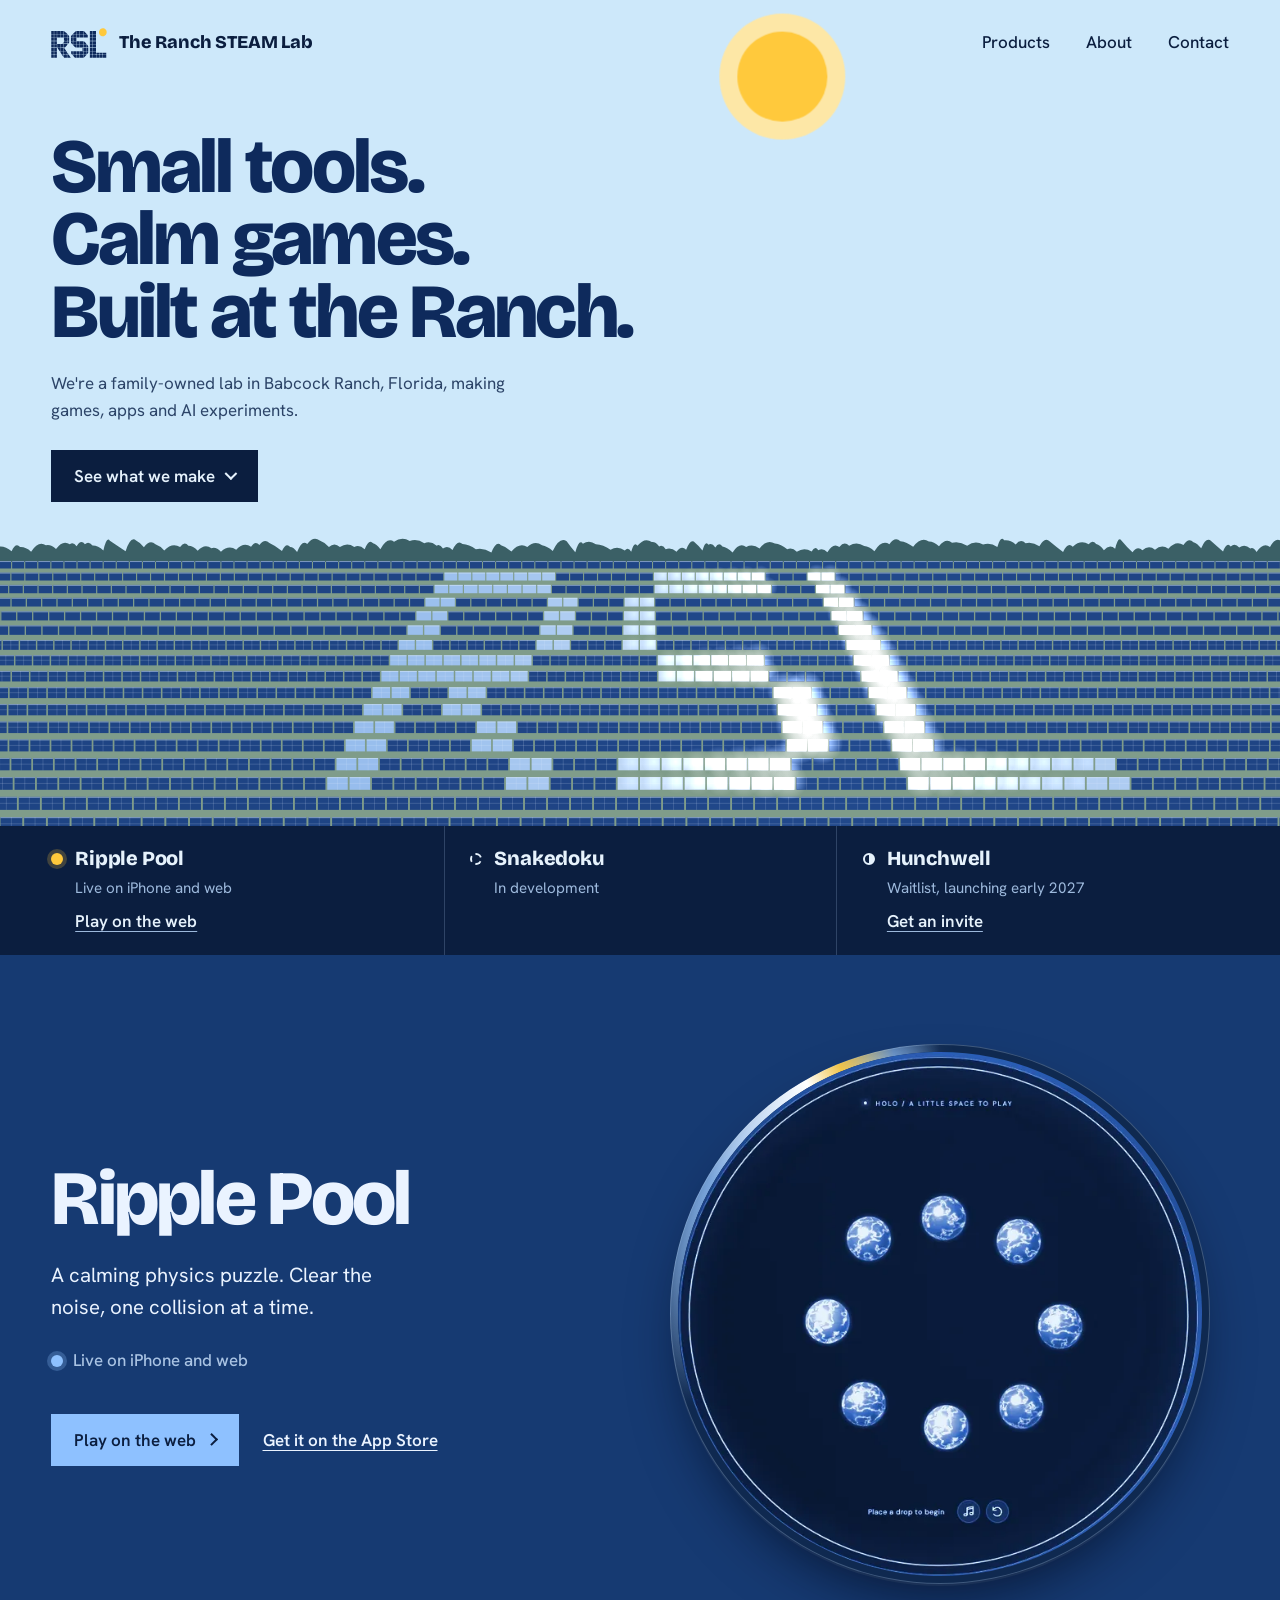
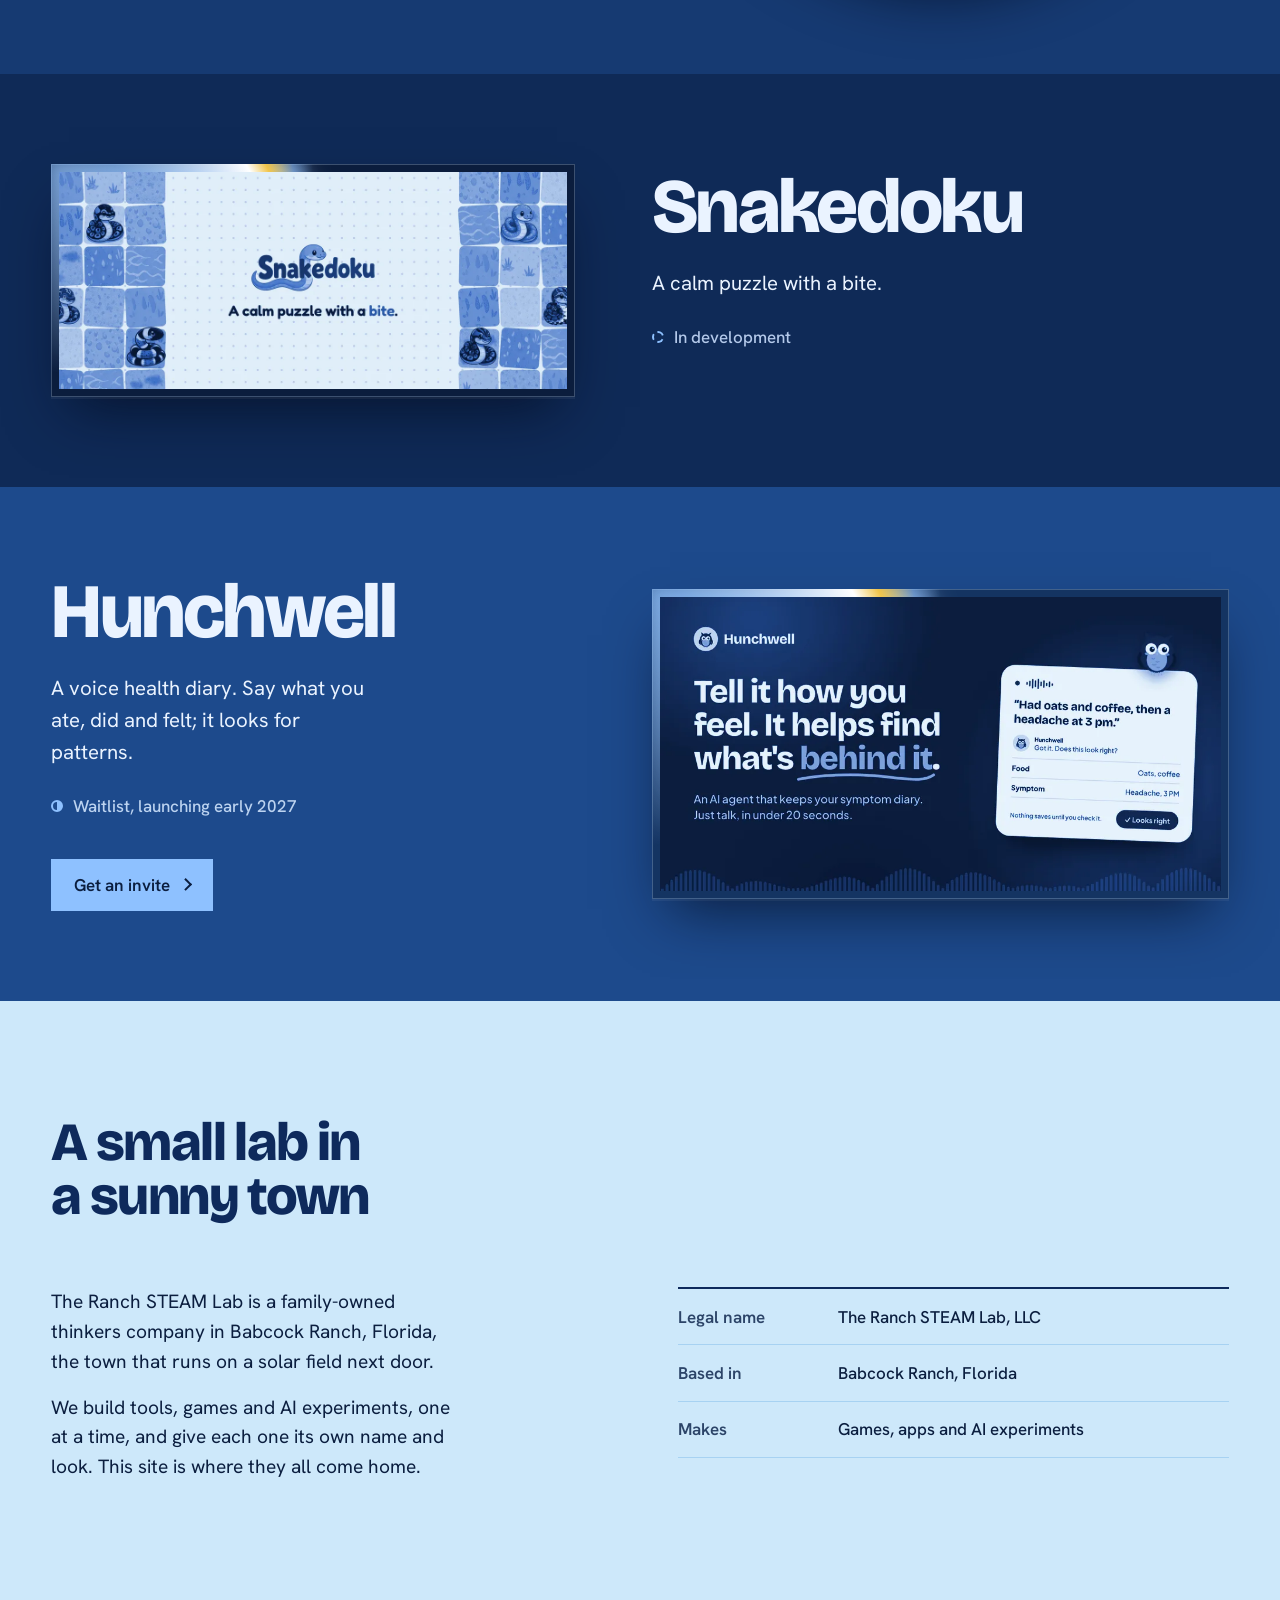
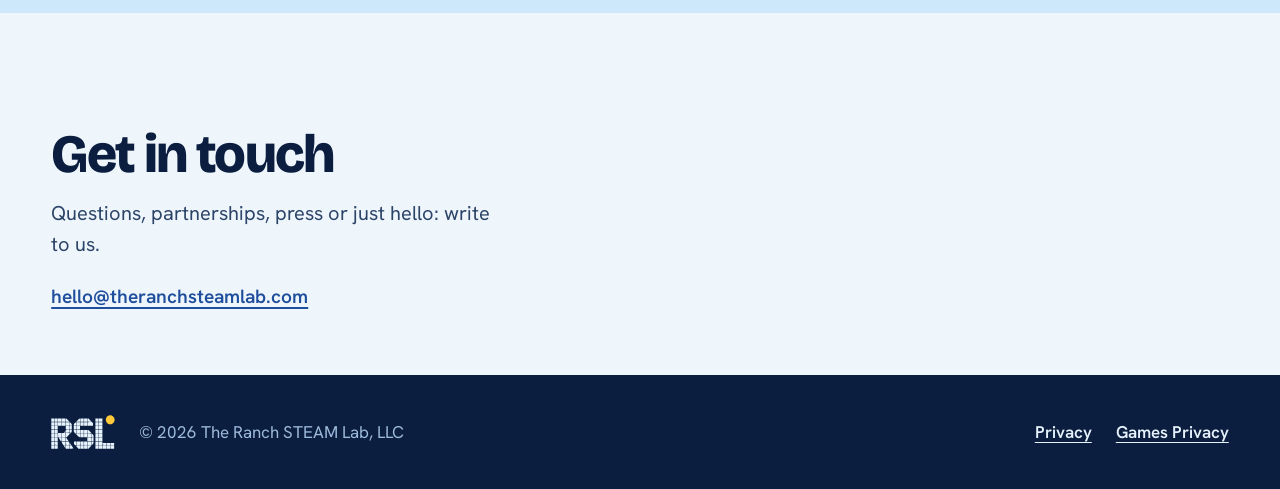
<file: index.html>
<!doctype html>
<html lang="en">
<head>
  <meta charset="utf-8">
  <meta name="viewport" content="width=device-width, initial-scale=1">
  <title>The Ranch STEAM Lab · Games, apps and AI experiments from Babcock Ranch, Florida</title>
  <meta name="description" content="The Ranch STEAM Lab is a small, family-owned lab in Babcock Ranch, Florida, making games, apps and AI experiments: Ripple Pool, Snakedoku and Hunchwell.">
  <link rel="canonical" href="https://theranchsteamlab.com/">
  <meta name="color-scheme" content="light dark">
  <meta name="theme-color" content="#CDE8FA" media="(prefers-color-scheme: light)">
  <meta name="theme-color" content="#0A1A36" media="(prefers-color-scheme: dark)">

  <meta property="og:type" content="website">
  <meta property="og:site_name" content="The Ranch STEAM Lab">
  <meta property="og:title" content="The Ranch STEAM Lab">
  <meta property="og:description" content="Small tools. Calm games. Built at the Ranch. A family-owned lab in Babcock Ranch, Florida.">
  <meta property="og:url" content="https://theranchsteamlab.com/">
  <meta property="og:image" content="https://theranchsteamlab.com/assets/og.png">
  <meta property="og:image:width" content="1200">
  <meta property="og:image:height" content="630">
  <meta property="og:image:alt" content="The RSL monogram spelled out in a field of solar panels under a blue Florida sky.">
  <meta name="twitter:card" content="summary_large_image">
  <meta name="twitter:title" content="The Ranch STEAM Lab">
  <meta name="twitter:description" content="Small tools. Calm games. Built at the Ranch.">
  <meta name="twitter:image" content="https://theranchsteamlab.com/assets/og.png">

  <link rel="icon" href="assets/favicon.svg" type="image/svg+xml">
  <link rel="icon" href="assets/favicon-32.png" sizes="32x32" type="image/png">
  <link rel="apple-touch-icon" href="assets/apple-touch-icon.png">

  <link rel="preconnect" href="https://fonts.googleapis.com">
  <link rel="preconnect" href="https://fonts.gstatic.com" crossorigin>
  <link href="https://fonts.googleapis.com/css2?family=Bricolage+Grotesque:opsz,wght@12..96,600;12..96,800&family=Hanken+Grotesk:wght@400;500;600&display=swap" rel="stylesheet">
  <link rel="stylesheet" href="styles.css">

  <script type="application/ld+json">
  {
    "@context": "https://schema.org",
    "@type": "Organization",
    "name": "The Ranch STEAM Lab",
    "legalName": "The Ranch STEAM Lab, LLC",
    "url": "https://theranchsteamlab.com/",
    "email": "hello@theranchsteamlab.com",
    "logo": "https://theranchsteamlab.com/assets/apple-touch-icon.png",
    "address": { "@type": "PostalAddress", "addressLocality": "Babcock Ranch", "addressRegion": "FL", "addressCountry": "US" }
  }
  </script>
</head>
<body>
  <a class="skip" href="#products">Skip to products</a>

  <div class="hero" id="top">
    <header class="masthead wrap">
      <a class="brand" href="#top" aria-label="The Ranch STEAM Lab, home">
        <img class="brand-mark" src="assets/rsl-mark.svg" alt="" width="56" height="30">
        <span class="brand-name">The Ranch STEAM Lab</span>
      </a>
      <nav aria-label="Sections">
        <ul class="nav">
          <li><a href="#products">Products</a></li>
          <li><a href="#about">About</a></li>
          <li><a href="#contact">Contact</a></li>
        </ul>
      </nav>
    </header>

    <div class="sky wrap">
      <span class="sun" aria-hidden="true"></span>
      <div class="lead">
        <h1 class="headline">
          <span>Small tools.</span>
          <span>Calm games.</span>
          <span>Built at the Ranch.</span>
        </h1>
        <p class="intro">We're a family-owned lab in Babcock Ranch, Florida, making games, apps and AI experiments.</p>
        <a class="button" href="#products">See what we make</a>
      </div>
    </div>

    <div class="field" aria-hidden="true">
      <canvas class="array"></canvas>
    </div>

    <section class="monitor" aria-label="Our products at a glance">
      <ul class="wrap monitor-list">
        <li class="reading" data-state="live">
          <span class="lamp" aria-hidden="true"></span>
          <span class="reading-name">Ripple Pool</span>
          <span class="reading-status">Live on iPhone and web</span>
          <a class="reading-link" href="https://ripplepool.app/?utm_source=ranchsteamlab&amp;utm_medium=referral&amp;utm_campaign=hero">Play on the web</a>
        </li>
        <li class="reading" data-state="dev">
          <span class="lamp" aria-hidden="true"></span>
          <span class="reading-name">Snakedoku</span>
          <span class="reading-status">In development</span>
        </li>
        <li class="reading" data-state="wait">
          <span class="lamp" aria-hidden="true"></span>
          <span class="reading-name">Hunchwell</span>
          <span class="reading-status">Waitlist, launching early 2027</span>
          <a class="reading-link" href="https://hunchwell.app/?utm_source=ranchsteamlab&amp;utm_medium=referral&amp;utm_campaign=hero">Get an invite</a>
        </li>
      </ul>
    </section>
  </div>

  <main>
    <section class="products" id="products" aria-labelledby="products-title">
      <div class="wrap">
        <h2 class="visually-hidden" id="products-title">What we make</h2>
      </div>

      <article class="product" id="ripple-pool" style="--p-bg:#163A72; --p-ink:#EAF3FF; --p-soft:#A9C3E3; --p-accent:#8EC1FF;">
        <div class="wrap product-grid">
          <div class="product-copy">
            <h3 class="product-name">Ripple Pool</h3>
            <p class="product-pitch">A calming physics puzzle. Clear the noise, one collision at a time.</p>
            <p class="product-status" data-state="live"><span class="lamp" aria-hidden="true"></span>Live on iPhone and web</p>
            <p class="product-actions">
              <a class="button button-product" href="https://ripplepool.app/?utm_source=ranchsteamlab&amp;utm_medium=referral&amp;utm_campaign=products">Play on the web</a>
              <a class="text-link" href="https://apps.apple.com/us/app/ripple-pool/id6758126436?utm_source=ranchsteamlab">Get it on the App Store</a>
            </p>
          </div>
          <figure class="product-media">
            <span class="panel"><img src="assets/ripple-pool.webp" width="640" height="640" loading="lazy" decoding="async" alt="The Ripple Pool board in blue tones: a round pool with eight glowing drops waiting to collide."><span class="panel-sheen" aria-hidden="true"></span></span>
          </figure>
        </div>
      </article>

      <article class="product product-flip" id="snakedoku" style="--p-bg:#0F2A57; --p-ink:#EAF3FF; --p-soft:#B4C9EA; --p-accent:#8EC1FF;">
        <div class="wrap product-grid">
          <div class="product-copy">
            <h3 class="product-name">Snakedoku</h3>
            <p class="product-pitch">A calm puzzle with a bite.</p>
            <p class="product-status" data-state="dev"><span class="lamp" aria-hidden="true"></span>In development</p>
          </div>
          <figure class="product-media">
            <span class="panel"><img src="assets/snakedoku.webp" width="1120" height="480" loading="lazy" decoding="async" alt="The Snakedoku banner in blue tones: the Snakedoku logo with a smiling snake, the line “A calm puzzle with a bite,” framed by tiles of cartoon snakes."><span class="panel-sheen" aria-hidden="true"></span></span>
          </figure>
        </div>
      </article>

      <article class="product" id="hunchwell" style="--p-bg:#1D4A8C; --p-ink:#EAF3FF; --p-soft:#BCD3F0; --p-accent:#8EC1FF;">
        <div class="wrap product-grid">
          <div class="product-copy">
            <h3 class="product-name">Hunchwell</h3>
            <p class="product-pitch">A voice health diary. Say what you ate, did and felt; it looks for patterns.</p>
            <p class="product-status" data-state="wait"><span class="lamp" aria-hidden="true"></span>Waitlist, launching early 2027</p>
            <p class="product-actions">
              <a class="button button-product" href="https://hunchwell.app/?utm_source=ranchsteamlab&amp;utm_medium=referral&amp;utm_campaign=products">Get an invite</a>
            </p>
          </div>
          <figure class="product-media">
            <span class="panel"><img src="assets/hunchwell.webp" width="960" height="504" loading="lazy" decoding="async" alt="Hunchwell: a spoken note, “Had oats and coffee, then a headache at 3 pm,” turned into food and symptom entries to confirm."><span class="panel-sheen" aria-hidden="true"></span></span>
          </figure>
        </div>
      </article>
    </section>

    <section class="about" id="about" aria-labelledby="about-title">
      <div class="wrap about-grid">
        <h2 class="section-title" id="about-title">A small lab in a sunny town</h2>
        <div class="about-copy">
          <p>The Ranch STEAM Lab is a family-owned thinkers company in Babcock Ranch, Florida, the town that runs on a solar field next door.</p>
          <p>We build tools, games and AI experiments, one at a time, and give each one its own name and look. This site is where they all come home.</p>
        </div>
        <dl class="facts">
          <div><dt>Legal name</dt><dd>The Ranch STEAM Lab, LLC</dd></div>
          <div><dt>Based in</dt><dd>Babcock Ranch, Florida</dd></div>
          <div><dt>Makes</dt><dd>Games, apps and AI experiments</dd></div>
        </dl>
      </div>
    </section>

    <section class="contact" id="contact" aria-labelledby="contact-title">
      <div class="wrap">
        <h2 class="section-title" id="contact-title">Get in touch</h2>
        <p class="contact-note">Questions, partnerships, press or just hello: write to us.</p>
        <a class="contact-email" href="mailto:hello@theranchsteamlab.com">hello@theranchsteamlab.com</a>
      </div>
    </section>
  </main>

  <footer class="footer">
    <div class="wrap footer-row">
      <img class="footer-mark" src="assets/rsl-mark-light.svg" alt="" width="64" height="34">
      <p>© 2026 The Ranch STEAM Lab, LLC</p>
      <a href="privacy.html">Privacy</a>
      <a href="games-privacy.html">Games Privacy</a>
    </div>
  </footer>

  <script src="hero.js" defer></script>
</body>
</html>
</file>
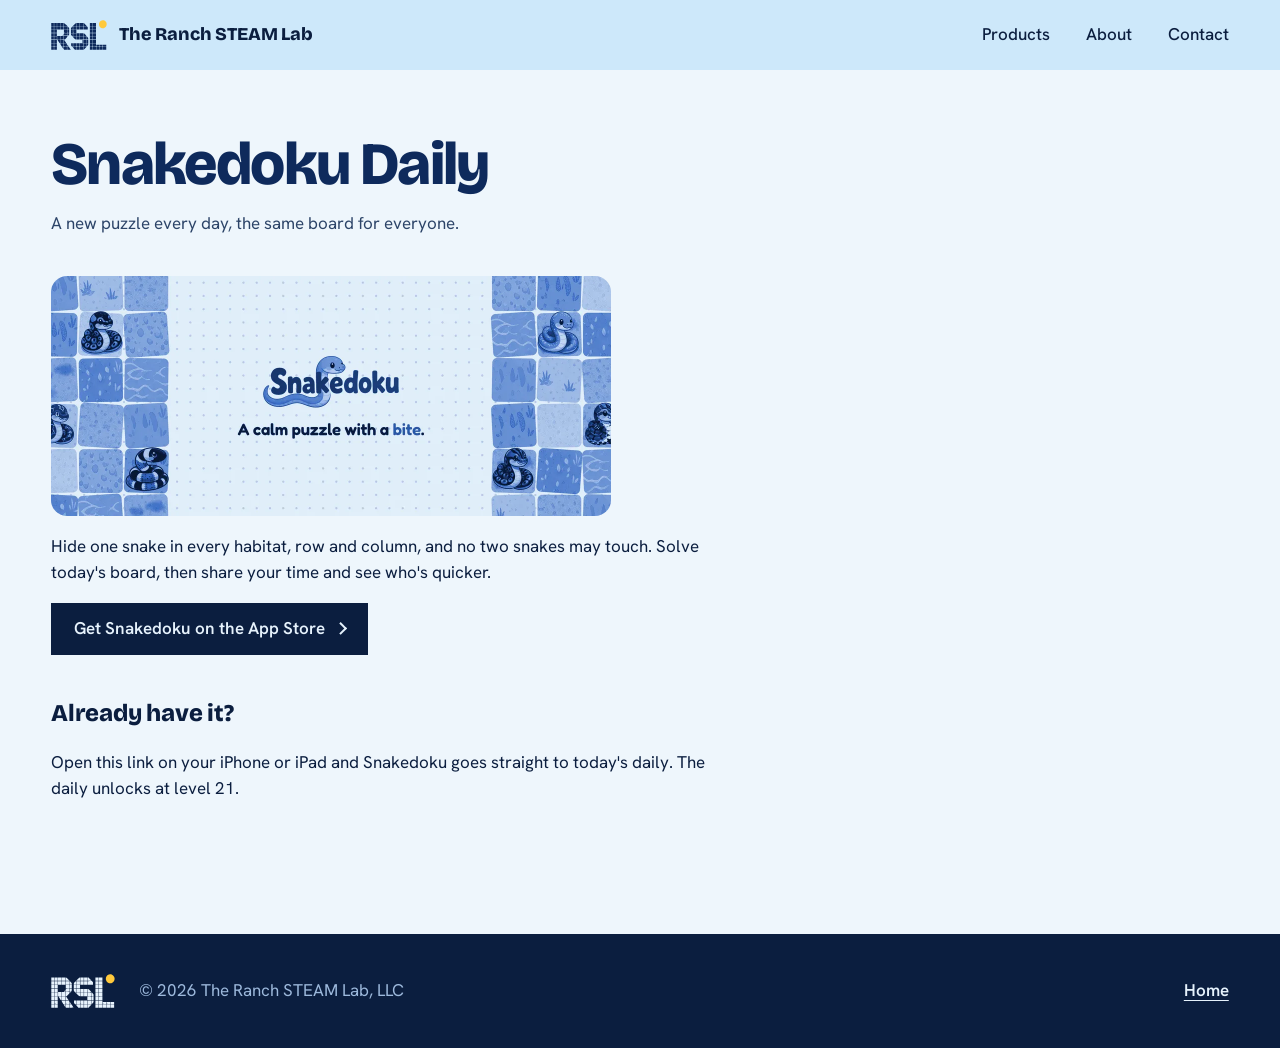
<file: snakedoku/daily/index.html>
<!doctype html>
<html lang="en">
<head>
  <meta charset="utf-8">
  <meta name="viewport" content="width=device-width, initial-scale=1">
  <title>Snakedoku Daily · The Ranch STEAM Lab</title>
  <meta name="description" content="Today's Snakedoku daily puzzle: the same board for everyone. Hide one snake in every habitat, row and column.">
  <link rel="canonical" href="https://theranchsteamlab.com/snakedoku/daily/">
  <meta name="color-scheme" content="light dark">
  <meta property="og:type" content="website">
  <meta property="og:site_name" content="The Ranch STEAM Lab">
  <meta property="og:title" content="Snakedoku Daily">
  <meta property="og:description" content="Today's puzzle: the same board for everyone. Can you beat my time?">
  <meta property="og:url" content="https://theranchsteamlab.com/snakedoku/daily/">
  <meta property="og:image" content="https://theranchsteamlab.com/assets/snakedoku.webp">
  <meta property="og:image:width" content="1120">
  <meta property="og:image:height" content="480">
  <meta property="og:image:alt" content="The Snakedoku logo with a smiling snake, framed by tiles of cartoon snakes.">
  <meta name="twitter:card" content="summary_large_image">
  <meta name="twitter:title" content="Snakedoku Daily">
  <meta name="twitter:description" content="Today's puzzle: the same board for everyone. Can you beat my time?">
  <meta name="twitter:image" content="https://theranchsteamlab.com/assets/snakedoku.webp">
  <link rel="icon" href="/assets/favicon.svg" type="image/svg+xml">
  <link rel="icon" href="/assets/favicon-32.png" sizes="32x32" type="image/png">
  <link rel="apple-touch-icon" href="/assets/apple-touch-icon.png">
  <link rel="preconnect" href="https://fonts.googleapis.com">
  <link rel="preconnect" href="https://fonts.gstatic.com" crossorigin>
  <link href="https://fonts.googleapis.com/css2?family=Bricolage+Grotesque:opsz,wght@12..96,600;12..96,800&family=Hanken+Grotesk:wght@400;500;600&display=swap" rel="stylesheet">
  <link rel="stylesheet" href="/styles.css">
</head>
<body>
  <div class="doc-head">
    <header class="masthead wrap">
      <a class="brand" href="/index.html" aria-label="The Ranch STEAM Lab, home">
        <img class="brand-mark" src="/assets/rsl-mark.svg" alt="" width="56" height="30">
        <span class="brand-name">The Ranch STEAM Lab</span>
      </a>
      <nav aria-label="Sections">
        <ul class="nav">
          <li><a href="/index.html#products">Products</a></li>
          <li><a href="/index.html#about">About</a></li>
          <li><a href="/index.html#contact">Contact</a></li>
        </ul>
      </nav>
    </header>
  </div>

  <!-- With Snakedoku installed, iPhone opens this link straight in the game (see /.well-known/apple-app-site-association). Everyone else lands here. -->
  <main class="doc wrap">
    <h1>Snakedoku Daily</h1>
    <p class="updated">A new puzzle every day, the same board for everyone.</p>

    <p><img src="/assets/snakedoku.webp" width="1120" height="480" decoding="async" alt="The Snakedoku logo with a smiling snake, the line “A calm puzzle with a bite,” framed by tiles of cartoon snakes." style="width:100%;max-width:560px;height:auto;border-radius:16px"></p>

    <p>Hide one snake in every habitat, row and column, and no two snakes may touch. Solve today's board, then share your time and see who's quicker.</p>

    <p><a class="button" href="https://apps.apple.com/app/id6825125465">Get Snakedoku on the App Store</a></p>

    <h2>Already have it?</h2>
    <p>Open this link on your iPhone or iPad and Snakedoku goes straight to today's daily. The daily unlocks at level 21.</p>
  </main>

  <footer class="footer">
    <div class="wrap footer-row">
      <img class="footer-mark" src="/assets/rsl-mark-light.svg" alt="" width="64" height="34">
      <p>© 2026 The Ranch STEAM Lab, LLC</p>
      <a href="/index.html">Home</a>
    </div>
  </footer>
</body>
</html>
</file>
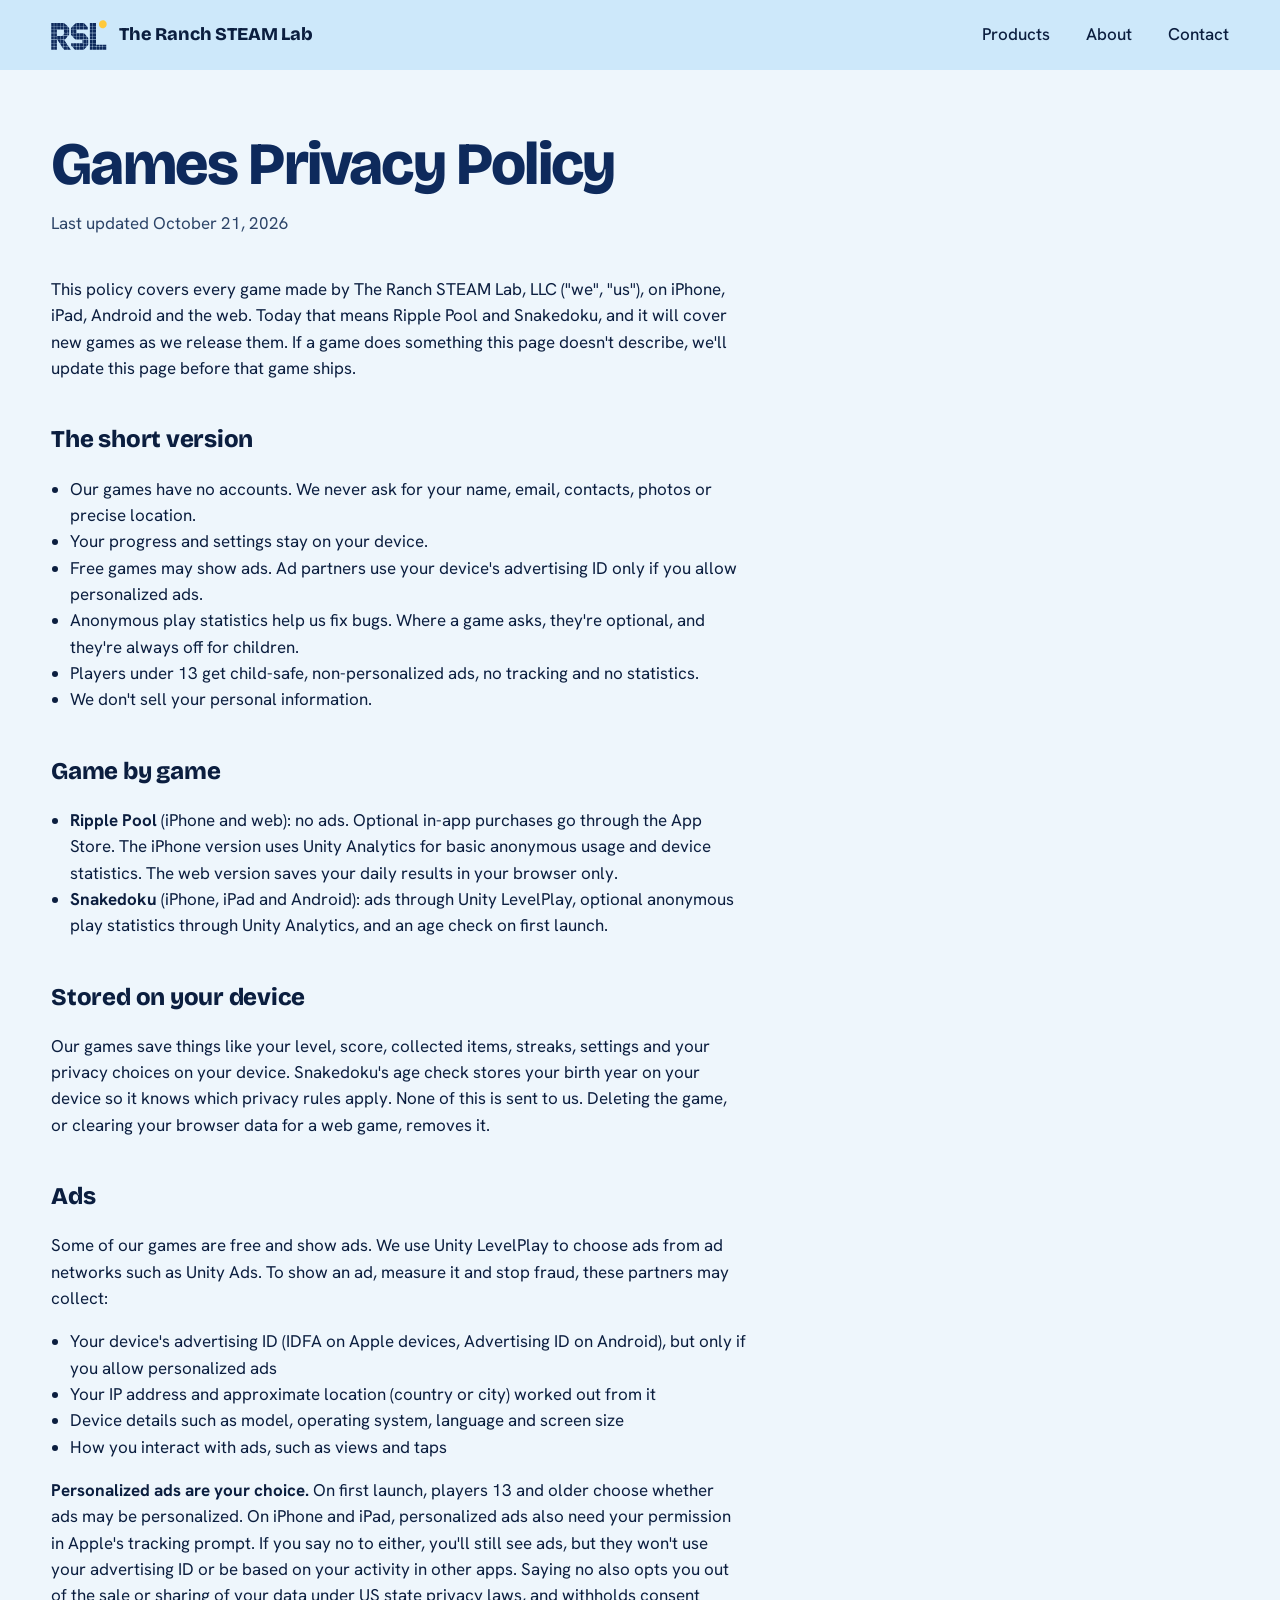
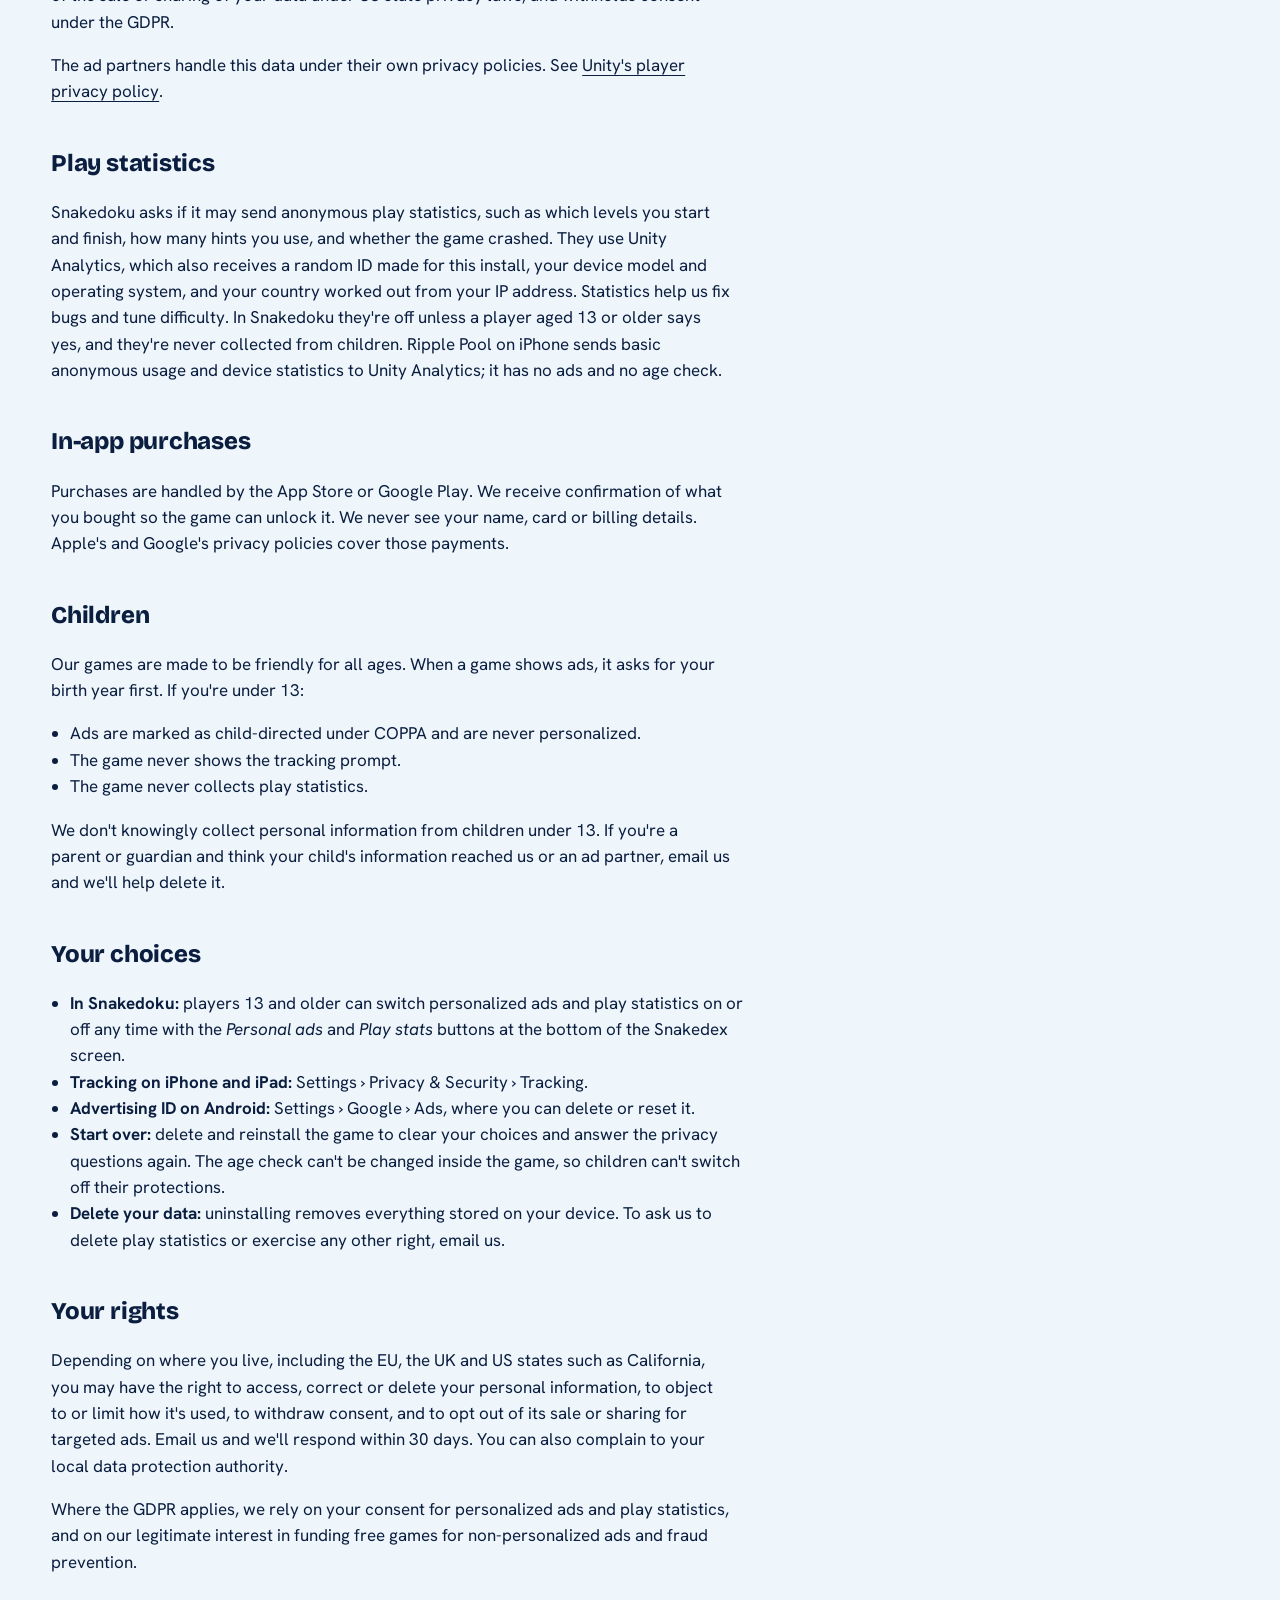
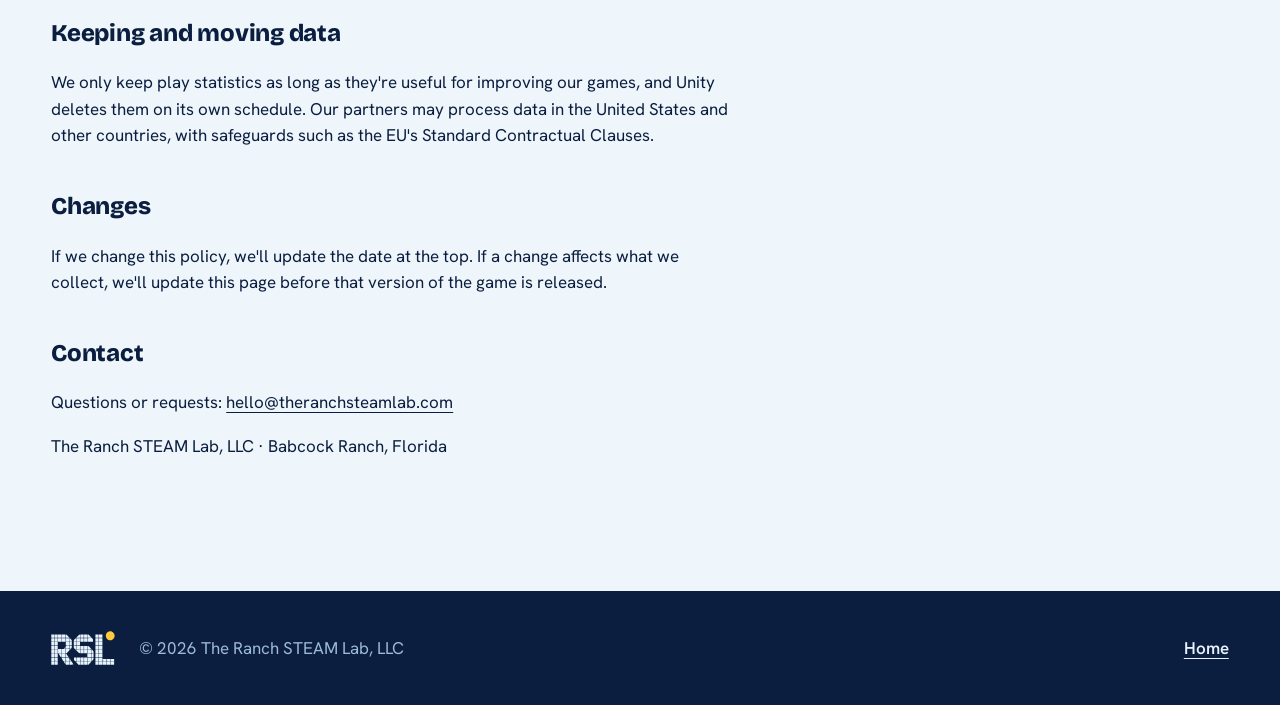
<file: games-privacy.html>
<!doctype html>
<html lang="en">
<head>
  <meta charset="utf-8">
  <meta name="viewport" content="width=device-width, initial-scale=1">
  <title>Games Privacy Policy · The Ranch STEAM Lab</title>
  <meta name="description" content="How The Ranch STEAM Lab's games, including Ripple Pool and Snakedoku, handle your data: ads, optional play stats, purchases and children's privacy.">
  <link rel="canonical" href="https://theranchsteamlab.com/games-privacy.html">
  <meta name="color-scheme" content="light dark">
  <link rel="icon" href="assets/favicon.svg" type="image/svg+xml">
  <link rel="icon" href="assets/favicon-32.png" sizes="32x32" type="image/png">
  <link rel="apple-touch-icon" href="assets/apple-touch-icon.png">
  <link rel="preconnect" href="https://fonts.googleapis.com">
  <link rel="preconnect" href="https://fonts.gstatic.com" crossorigin>
  <link href="https://fonts.googleapis.com/css2?family=Bricolage+Grotesque:opsz,wght@12..96,600;12..96,800&family=Hanken+Grotesk:wght@400;500;600&display=swap" rel="stylesheet">
  <link rel="stylesheet" href="styles.css">
</head>
<body>
  <div class="doc-head">
    <header class="masthead wrap">
      <a class="brand" href="index.html" aria-label="The Ranch STEAM Lab, home">
        <img class="brand-mark" src="assets/rsl-mark.svg" alt="" width="56" height="30">
        <span class="brand-name">The Ranch STEAM Lab</span>
      </a>
      <nav aria-label="Sections">
        <ul class="nav">
          <li><a href="index.html#products">Products</a></li>
          <li><a href="index.html#about">About</a></li>
          <li><a href="index.html#contact">Contact</a></li>
        </ul>
      </nav>
    </header>
  </div>

  <main class="doc wrap">
    <h1>Games Privacy Policy</h1>
    <p class="updated">Last updated October 21, 2026</p>

    <p>This policy covers every game made by The Ranch STEAM Lab, LLC ("we", "us"), on iPhone, iPad, Android and the web. Today that means Ripple Pool and Snakedoku, and it will cover new games as we release them. If a game does something this page doesn't describe, we'll update this page before that game ships.</p>

    <h2>The short version</h2>
    <ul>
      <li>Our games have no accounts. We never ask for your name, email, contacts, photos or precise location.</li>
      <li>Your progress and settings stay on your device.</li>
      <li>Free games may show ads. Ad partners use your device's advertising ID only if you allow personalized ads.</li>
      <li>Anonymous play statistics help us fix bugs. Where a game asks, they're optional, and they're always off for children.</li>
      <li>Players under 13 get child-safe, non-personalized ads, no tracking and no statistics.</li>
      <li>We don't sell your personal information.</li>
    </ul>

    <h2>Game by game</h2>
    <ul>
      <li><strong>Ripple Pool</strong> (iPhone and web): no ads. Optional in-app purchases go through the App Store. The iPhone version uses Unity Analytics for basic anonymous usage and device statistics. The web version saves your daily results in your browser only.</li>
      <li><strong>Snakedoku</strong> (iPhone, iPad and Android): ads through Unity LevelPlay, optional anonymous play statistics through Unity Analytics, and an age check on first launch.</li>
    </ul>

    <h2>Stored on your device</h2>
    <p>Our games save things like your level, score, collected items, streaks, settings and your privacy choices on your device. Snakedoku's age check stores your birth year on your device so it knows which privacy rules apply. None of this is sent to us. Deleting the game, or clearing your browser data for a web game, removes it.</p>

    <h2>Ads</h2>
    <p>Some of our games are free and show ads. We use Unity LevelPlay to choose ads from ad networks such as Unity Ads. To show an ad, measure it and stop fraud, these partners may collect:</p>
    <ul>
      <li>Your device's advertising ID (IDFA on Apple devices, Advertising ID on Android), but only if you allow personalized ads</li>
      <li>Your IP address and approximate location (country or city) worked out from it</li>
      <li>Device details such as model, operating system, language and screen size</li>
      <li>How you interact with ads, such as views and taps</li>
    </ul>
    <p><strong>Personalized ads are your choice.</strong> On first launch, players 13 and older choose whether ads may be personalized. On iPhone and iPad, personalized ads also need your permission in Apple's tracking prompt. If you say no to either, you'll still see ads, but they won't use your advertising ID or be based on your activity in other apps. Saying no also opts you out of the sale or sharing of your data under US state privacy laws, and withholds consent under the GDPR.</p>
    <p>The ad partners handle this data under their own privacy policies. See <a href="https://unity.com/legal/game-player-and-app-user-privacy-policy">Unity's player privacy policy</a>.</p>

    <h2>Play statistics</h2>
    <p>Snakedoku asks if it may send anonymous play statistics, such as which levels you start and finish, how many hints you use, and whether the game crashed. They use Unity Analytics, which also receives a random ID made for this install, your device model and operating system, and your country worked out from your IP address. Statistics help us fix bugs and tune difficulty. In Snakedoku they're off unless a player aged 13 or older says yes, and they're never collected from children. Ripple Pool on iPhone sends basic anonymous usage and device statistics to Unity Analytics; it has no ads and no age check.</p>

    <h2>In-app purchases</h2>
    <p>Purchases are handled by the App Store or Google Play. We receive confirmation of what you bought so the game can unlock it. We never see your name, card or billing details. Apple's and Google's privacy policies cover those payments.</p>

    <h2>Children</h2>
    <p>Our games are made to be friendly for all ages. When a game shows ads, it asks for your birth year first. If you're under 13:</p>
    <ul>
      <li>Ads are marked as child-directed under COPPA and are never personalized.</li>
      <li>The game never shows the tracking prompt.</li>
      <li>The game never collects play statistics.</li>
    </ul>
    <p>We don't knowingly collect personal information from children under 13. If you're a parent or guardian and think your child's information reached us or an ad partner, email us and we'll help delete it.</p>

    <h2>Your choices</h2>
    <ul>
      <li><strong>In Snakedoku:</strong> players 13 and older can switch personalized ads and play statistics on or off any time with the <em>Personal ads</em> and <em>Play stats</em> buttons at the bottom of the Snakedex screen.</li>
      <li><strong>Tracking on iPhone and iPad:</strong> Settings › Privacy &amp; Security › Tracking.</li>
      <li><strong>Advertising ID on Android:</strong> Settings › Google › Ads, where you can delete or reset it.</li>
      <li><strong>Start over:</strong> delete and reinstall the game to clear your choices and answer the privacy questions again. The age check can't be changed inside the game, so children can't switch off their protections.</li>
      <li><strong>Delete your data:</strong> uninstalling removes everything stored on your device. To ask us to delete play statistics or exercise any other right, email us.</li>
    </ul>

    <h2>Your rights</h2>
    <p>Depending on where you live, including the EU, the UK and US states such as California, you may have the right to access, correct or delete your personal information, to object to or limit how it's used, to withdraw consent, and to opt out of its sale or sharing for targeted ads. Email us and we'll respond within 30 days. You can also complain to your local data protection authority.</p>
    <p>Where the GDPR applies, we rely on your consent for personalized ads and play statistics, and on our legitimate interest in funding free games for non-personalized ads and fraud prevention.</p>

    <h2>Keeping and moving data</h2>
    <p>We only keep play statistics as long as they're useful for improving our games, and Unity deletes them on its own schedule. Our partners may process data in the United States and other countries, with safeguards such as the EU's Standard Contractual Clauses.</p>

    <h2>Changes</h2>
    <p>If we change this policy, we'll update the date at the top. If a change affects what we collect, we'll update this page before that version of the game is released.</p>

    <h2>Contact</h2>
    <p>Questions or requests: <a href="mailto:hello@theranchsteamlab.com">hello@theranchsteamlab.com</a></p>

    <p>The Ranch STEAM Lab, LLC · Babcock Ranch, Florida</p>
  </main>

  <footer class="footer">
    <div class="wrap footer-row">
      <img class="footer-mark" src="assets/rsl-mark-light.svg" alt="" width="64" height="34">
      <p>© 2026 The Ranch STEAM Lab, LLC</p>
      <a href="index.html">Home</a>
    </div>
  </footer>
</body>
</html>
</file>
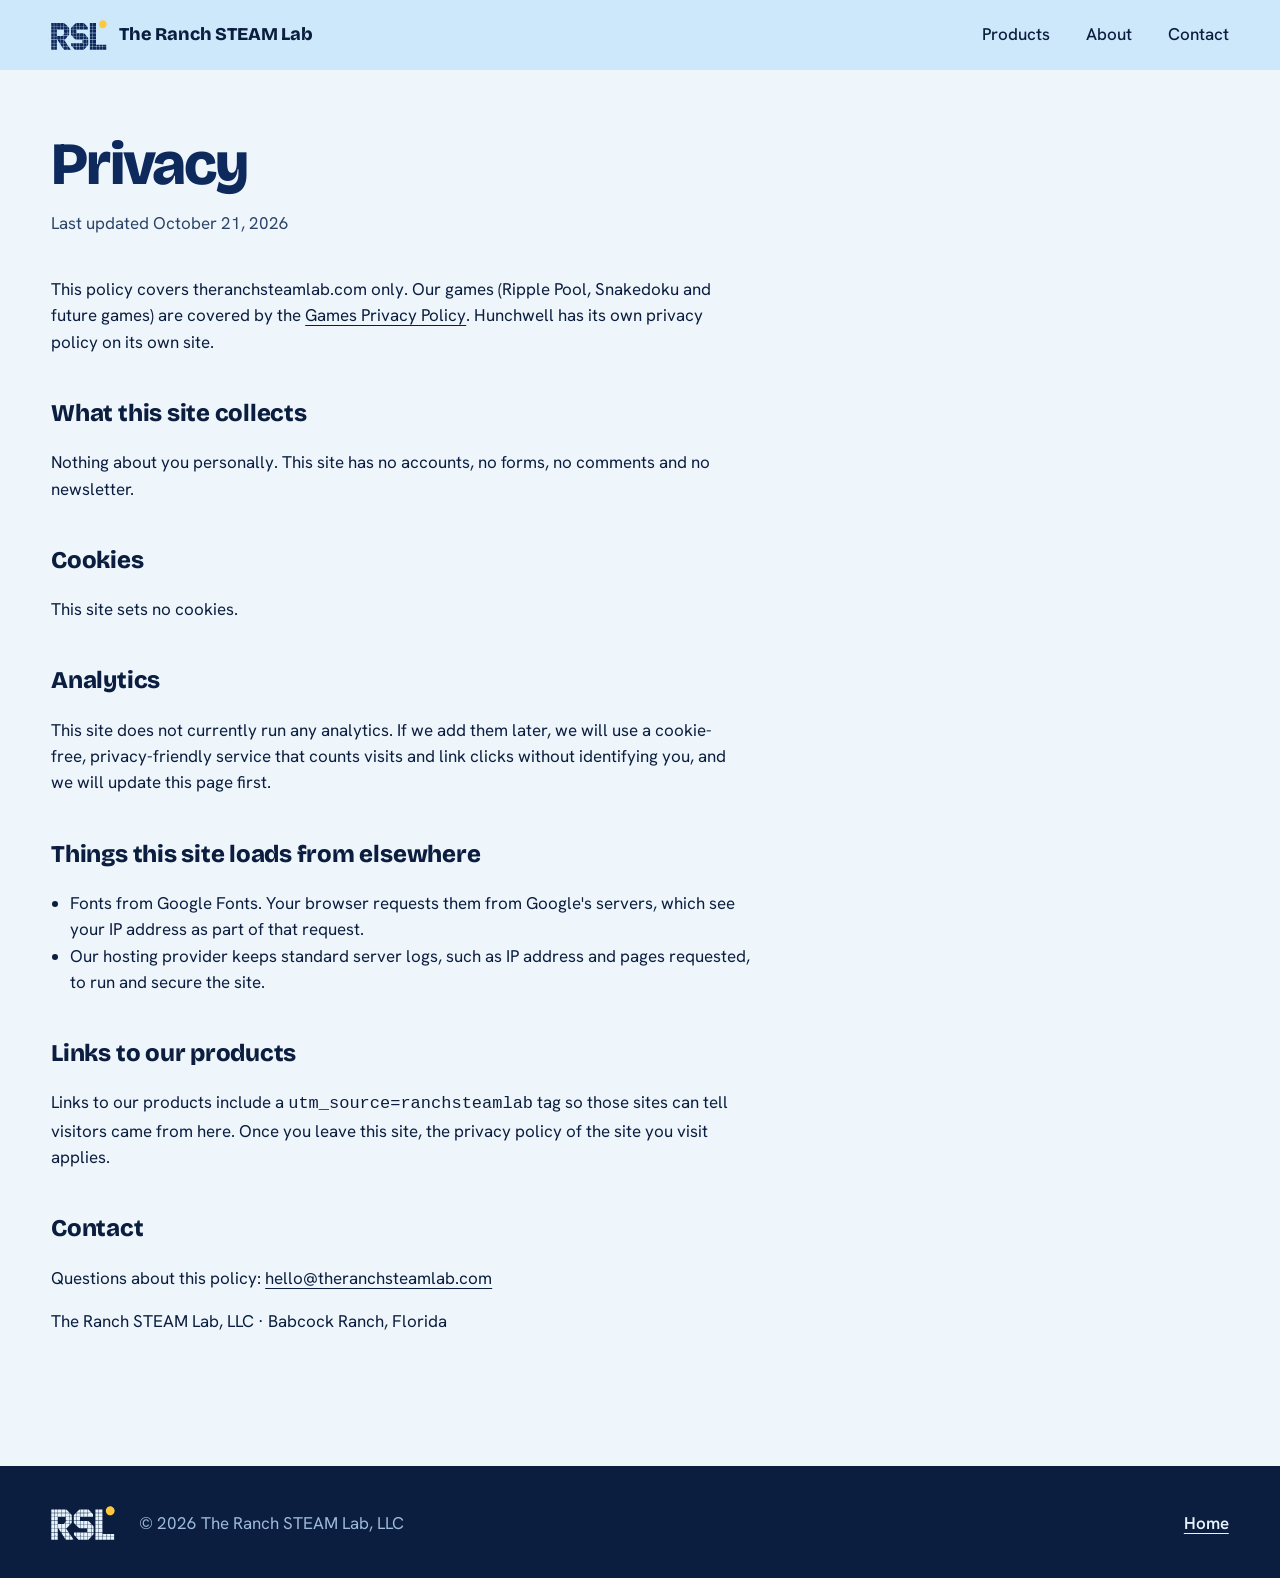
<file: privacy.html>
<!doctype html>
<html lang="en">
<head>
  <meta charset="utf-8">
  <meta name="viewport" content="width=device-width, initial-scale=1">
  <title>Privacy · The Ranch STEAM Lab</title>
  <meta name="description" content="How theranchsteamlab.com handles your data: no cookies, no accounts, no tracking.">
  <link rel="canonical" href="https://theranchsteamlab.com/privacy.html">
  <meta name="color-scheme" content="light dark">
  <link rel="icon" href="assets/favicon.svg" type="image/svg+xml">
  <link rel="icon" href="assets/favicon-32.png" sizes="32x32" type="image/png">
  <link rel="apple-touch-icon" href="assets/apple-touch-icon.png">
  <link rel="preconnect" href="https://fonts.googleapis.com">
  <link rel="preconnect" href="https://fonts.gstatic.com" crossorigin>
  <link href="https://fonts.googleapis.com/css2?family=Bricolage+Grotesque:opsz,wght@12..96,600;12..96,800&family=Hanken+Grotesk:wght@400;500;600&display=swap" rel="stylesheet">
  <link rel="stylesheet" href="styles.css">
</head>
<body>
  <div class="doc-head">
    <header class="masthead wrap">
      <a class="brand" href="index.html" aria-label="The Ranch STEAM Lab, home">
        <img class="brand-mark" src="assets/rsl-mark.svg" alt="" width="56" height="30">
        <span class="brand-name">The Ranch STEAM Lab</span>
      </a>
      <nav aria-label="Sections">
        <ul class="nav">
          <li><a href="index.html#products">Products</a></li>
          <li><a href="index.html#about">About</a></li>
          <li><a href="index.html#contact">Contact</a></li>
        </ul>
      </nav>
    </header>
  </div>

  <main class="doc wrap">
    <h1>Privacy</h1>
    <p class="updated">Last updated October 21, 2026</p>

    <p>This policy covers theranchsteamlab.com only. Our games (Ripple Pool, Snakedoku and future games) are covered by the <a href="games-privacy.html">Games Privacy Policy</a>. Hunchwell has its own privacy policy on its own site.</p>

    <h2>What this site collects</h2>
    <p>Nothing about you personally. This site has no accounts, no forms, no comments and no newsletter.</p>

    <h2>Cookies</h2>
    <p>This site sets no cookies.</p>

    <h2>Analytics</h2>
    <p>This site does not currently run any analytics. If we add them later, we will use a cookie-free, privacy-friendly service that counts visits and link clicks without identifying you, and we will update this page first.</p>

    <h2>Things this site loads from elsewhere</h2>
    <ul>
      <li>Fonts from Google Fonts. Your browser requests them from Google's servers, which see your IP address as part of that request.</li>
      <li>Our hosting provider keeps standard server logs, such as IP address and pages requested, to run and secure the site.</li>
    </ul>

    <h2>Links to our products</h2>
    <p>Links to our products include a <code>utm_source=ranchsteamlab</code> tag so those sites can tell visitors came from here. Once you leave this site, the privacy policy of the site you visit applies.</p>

    <h2>Contact</h2>
    <p>Questions about this policy: <a href="mailto:hello@theranchsteamlab.com">hello@theranchsteamlab.com</a></p>

    <p>The Ranch STEAM Lab, LLC · Babcock Ranch, Florida</p>
  </main>

  <footer class="footer">
    <div class="wrap footer-row">
      <img class="footer-mark" src="assets/rsl-mark-light.svg" alt="" width="64" height="34">
      <p>© 2026 The Ranch STEAM Lab, LLC</p>
      <a href="index.html">Home</a>
    </div>
  </footer>
</body>
</html>
</file>
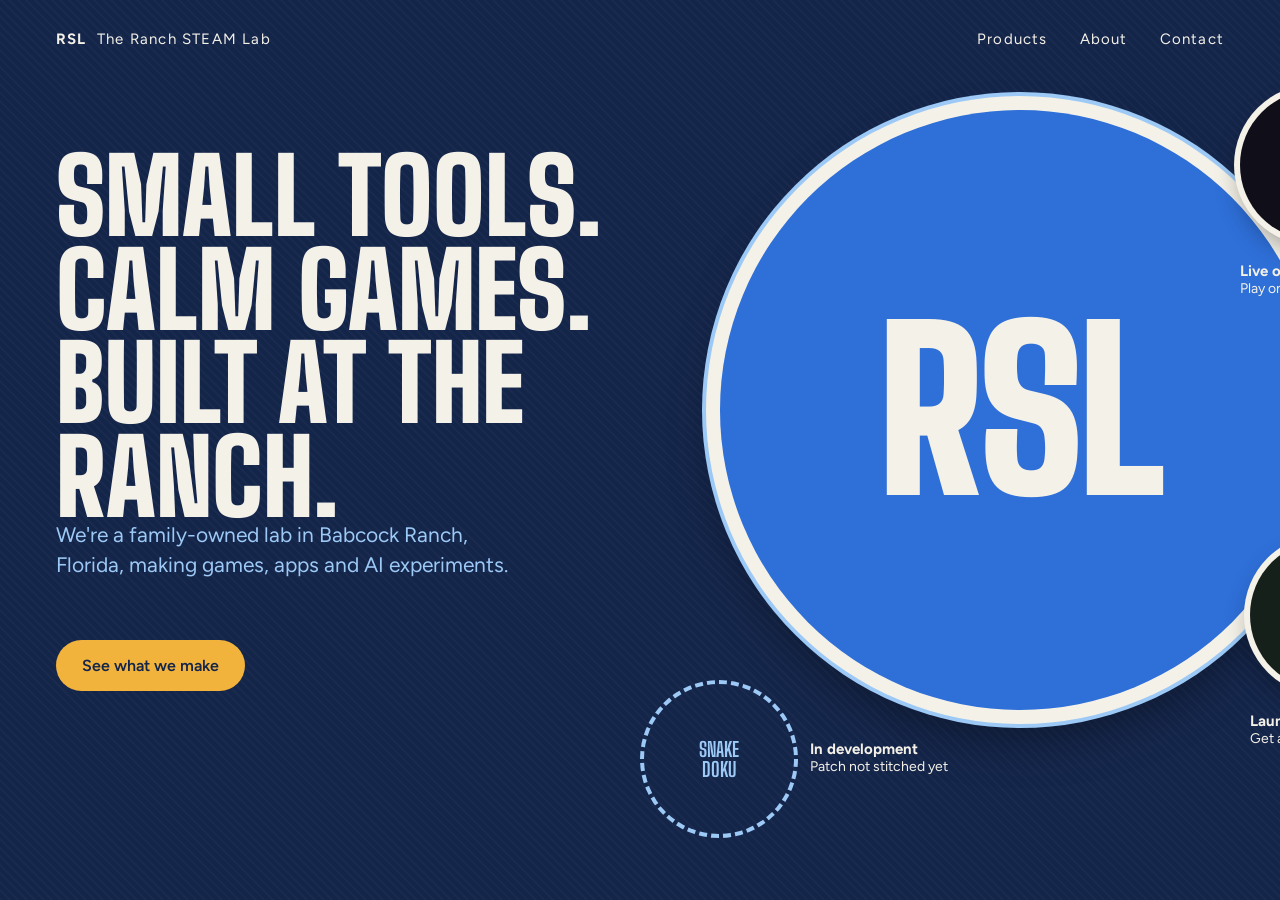
<file: .impeccable/mocks/decision/assigned.html>
<!doctype html>
<html><head><meta charset="utf-8">
<link href="https://fonts.googleapis.com/css2?family=Big+Shoulders+Display:wght@700;900&family=Figtree:wght@400;600&display=swap" rel="stylesheet">
<style>
html,body{margin:0;width:1440px;height:900px;overflow:hidden;background:#14254A;color:#F4F1E8;font-family:Figtree,sans-serif}
body{background-image:repeating-linear-gradient(45deg,rgba(255,255,255,.025) 0 2px,transparent 2px 6px)}
nav{position:absolute;top:30px;left:56px;right:56px;display:flex;justify-content:space-between;font-size:15px;letter-spacing:.08em}
nav ul{display:flex;gap:32px;list-style:none;margin:0;padding:0}
h1{position:absolute;left:56px;top:150px;width:560px;margin:0;font-family:'Big Shoulders Display';font-weight:900;font-size:104px;line-height:.9;text-transform:uppercase}
p{position:absolute;left:56px;top:520px;width:480px;font-size:21px;line-height:1.45;margin:0;color:#9CC9F5}
a.cta{position:absolute;left:56px;top:640px;background:#F2B33D;color:#14254A;padding:16px 26px;font-weight:600;text-decoration:none;border-radius:999px}
.big{position:absolute;left:720px;top:110px;width:600px;height:600px;border-radius:50%;background:#2E6FD8;box-shadow:0 0 0 14px #F4F1E8,0 0 0 18px #9CC9F5,0 24px 50px rgba(0,0,0,.4);display:grid;place-items:center}
.big span{font-family:'Big Shoulders Display';font-weight:900;font-size:220px;letter-spacing:-.02em;color:#F4F1E8}
.ring{position:absolute;left:770px;top:160px;width:500px;height:500px;border-radius:50%;border:3px dashed rgba(244,241,232,.5)}
.patch{position:absolute;width:150px;height:150px;border-radius:50%;display:grid;place-items:center;text-align:center;font-family:'Big Shoulders Display';font-weight:700;font-size:20px;line-height:1;box-shadow:0 0 0 6px #F4F1E8,0 12px 24px rgba(0,0,0,.35)}
.lbl{position:absolute;font-size:14px;width:200px}
.lbl b{display:block;font-size:15px}
</style></head><body>
<nav><span><b>RSL</b> &nbsp;The Ranch STEAM Lab</span><ul><li>Products</li><li>About</li><li>Contact</li></ul></nav>
<h1>Small tools. Calm games. Built at the Ranch.</h1>
<p>We're a family-owned lab in Babcock Ranch, Florida, making games, apps and AI experiments.</p>
<a class="cta">See what we make</a>
<div class="ring"></div>
<div class="big"><span>RSL</span></div>
<div class="patch" style="left:1240px;top:90px;background:#100f19">RIPPLE<br>POOL</div>
<div class="lbl" style="left:1240px;top:262px"><b>Live on iPhone and web</b>Play on the web →</div>
<div class="patch" style="left:1250px;top:540px;background:#15201B">HUNCH<br>WELL</div>
<div class="lbl" style="left:1250px;top:712px"><b>Launch window: early 2027</b>Get an invite →</div>
<div class="patch" style="left:640px;top:680px;background:transparent;box-shadow:none;border:4px dashed #9CC9F5;color:#9CC9F5">SNAKE<br>DOKU</div>
<div class="lbl" style="left:810px;top:740px"><b>In development</b>Patch not stitched yet</div>
</body></html>
</file>
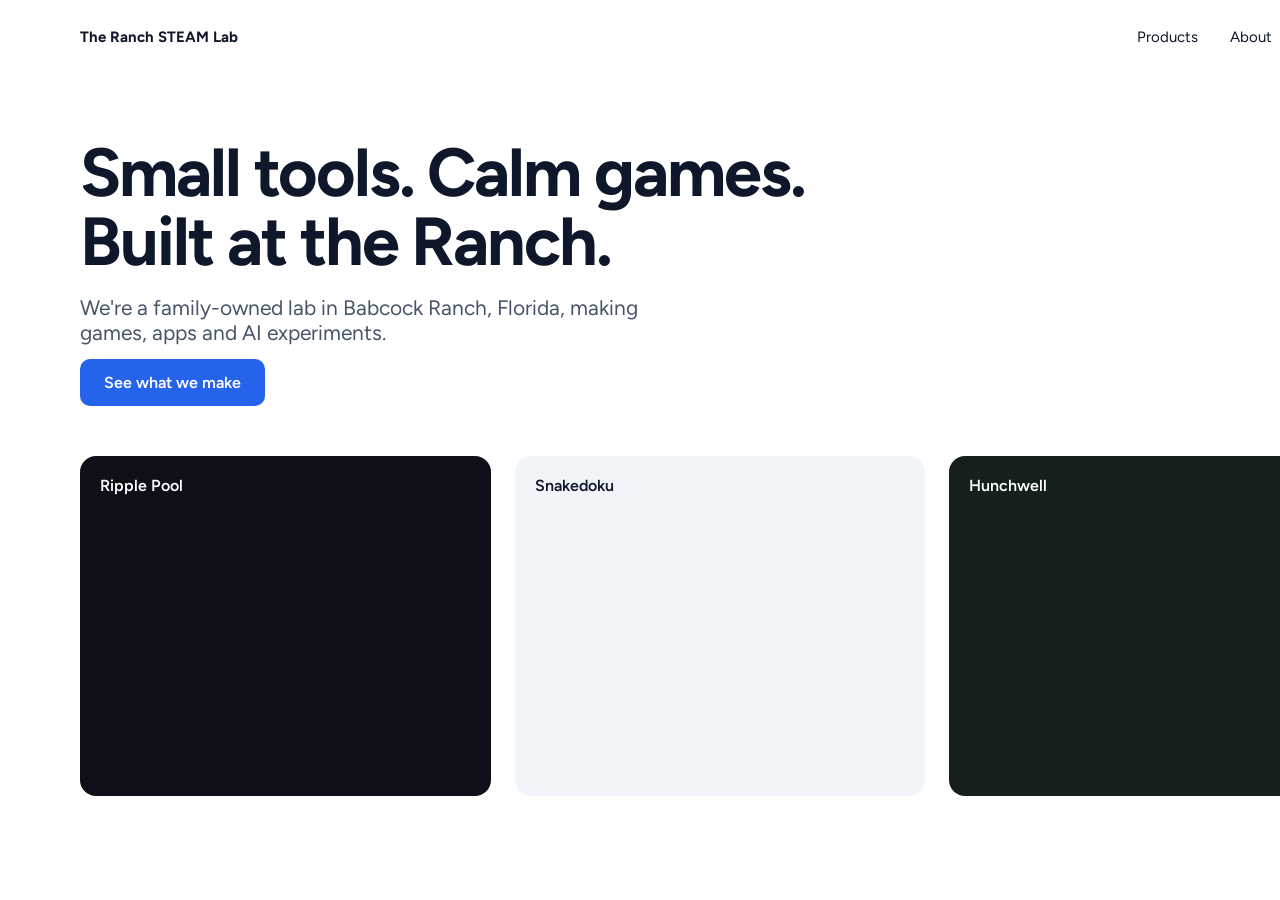
<file: .impeccable/mocks/decision/canon.html>
<!doctype html>
<html><head><meta charset="utf-8">
<link href="https://fonts.googleapis.com/css2?family=Figtree:wght@400;600;800&display=swap" rel="stylesheet">
<style>
html,body{margin:0;width:1440px;height:900px;overflow:hidden;background:#fff;font-family:Figtree,sans-serif;color:#0F172A}
nav{display:flex;justify-content:space-between;padding:28px 80px;font-size:15px}
nav ul{display:flex;gap:32px;list-style:none;margin:0;padding:0}
h1{font-size:68px;line-height:1.02;letter-spacing:-.03em;margin:64px 80px 18px;width:760px}
p{font-size:21px;color:#475569;margin:0 80px 28px;width:600px}
a.cta{margin-left:80px;background:#2563EB;color:#fff;padding:14px 24px;border-radius:10px;text-decoration:none;font-weight:600}
.row{display:grid;grid-template-columns:repeat(3,1fr);gap:24px;margin:64px 80px 0}
.row div{height:300px;border-radius:16px;background:#F1F5F9;padding:20px;font-weight:600}
.row div:nth-child(1){background:#100f19;color:#fff}.row div:nth-child(3){background:#15201B;color:#fff}
</style></head><body>
<nav><b>The Ranch STEAM Lab</b><ul><li>Products</li><li>About</li><li>Contact</li></ul></nav>
<h1>Small tools. Calm games. Built at the Ranch.</h1>
<p>We're a family-owned lab in Babcock Ranch, Florida, making games, apps and AI experiments.</p>
<a class="cta">See what we make</a>
<div class="row"><div>Ripple Pool</div><div>Snakedoku</div><div>Hunchwell</div></div>
</body></html>
</file>
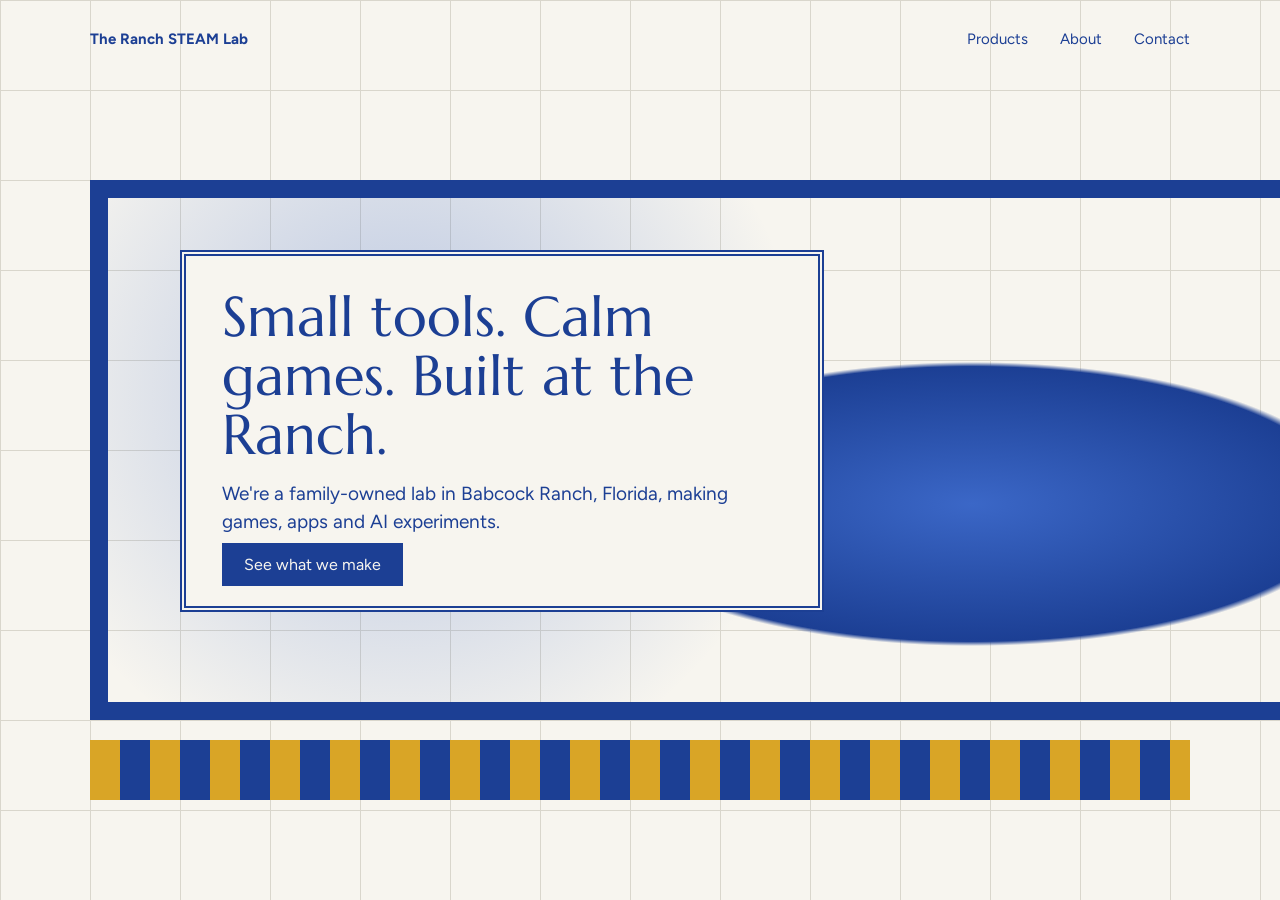
<file: .impeccable/mocks/decision/challenger-azulejo.html>
<!doctype html>
<html><head><meta charset="utf-8">
<link href="https://fonts.googleapis.com/css2?family=Marcellus&family=Figtree:wght@400;600&display=swap" rel="stylesheet">
<style>
html,body{margin:0;width:1440px;height:900px;overflow:hidden;background:#F7F5EF;color:#1C3F94;font-family:Figtree,sans-serif}
.tiles{position:absolute;inset:0;background-image:linear-gradient(#d9d6cc 1px,transparent 1px),linear-gradient(90deg,#d9d6cc 1px,transparent 1px);background-size:90px 90px}
.panel{position:absolute;left:90px;top:180px;width:1260px;height:540px;background:radial-gradient(ellipse at 70% 60%,#3B67C7 0,#1C3F94 30%,transparent 31%),radial-gradient(circle at 25% 40%,rgba(59,103,199,.35) 0,transparent 40%);outline:18px solid #1C3F94;outline-offset:-18px}
.frieze{position:absolute;left:90px;right:90px;top:740px;height:60px;background:repeating-linear-gradient(90deg,#D9A526 0 30px,#1C3F94 30px 60px)}
nav{position:absolute;top:30px;left:90px;right:90px;display:flex;justify-content:space-between;font-size:15px}
nav ul{display:flex;gap:32px;list-style:none;margin:0;padding:0}
.cart{position:absolute;left:180px;top:250px;width:560px;background:#F7F5EF;border:6px double #1C3F94;padding:32px 36px}
.cart h1{font-family:Marcellus,serif;font-weight:400;font-size:56px;line-height:1.05;margin:0 0 16px}
.cart p{font-size:19px;line-height:1.45;margin:0 0 20px}
.cart a{background:#1C3F94;color:#F7F5EF;padding:12px 22px;text-decoration:none}
</style></head><body>
<div class="tiles"></div>
<nav><b>The Ranch STEAM Lab</b><ul><li>Products</li><li>About</li><li>Contact</li></ul></nav>
<div class="panel"></div>
<div class="cart"><h1>Small tools. Calm games. Built at the Ranch.</h1><p>We're a family-owned lab in Babcock Ranch, Florida, making games, apps and AI experiments.</p><a>See what we make</a></div>
<div class="frieze"></div>
</body></html>
</file>
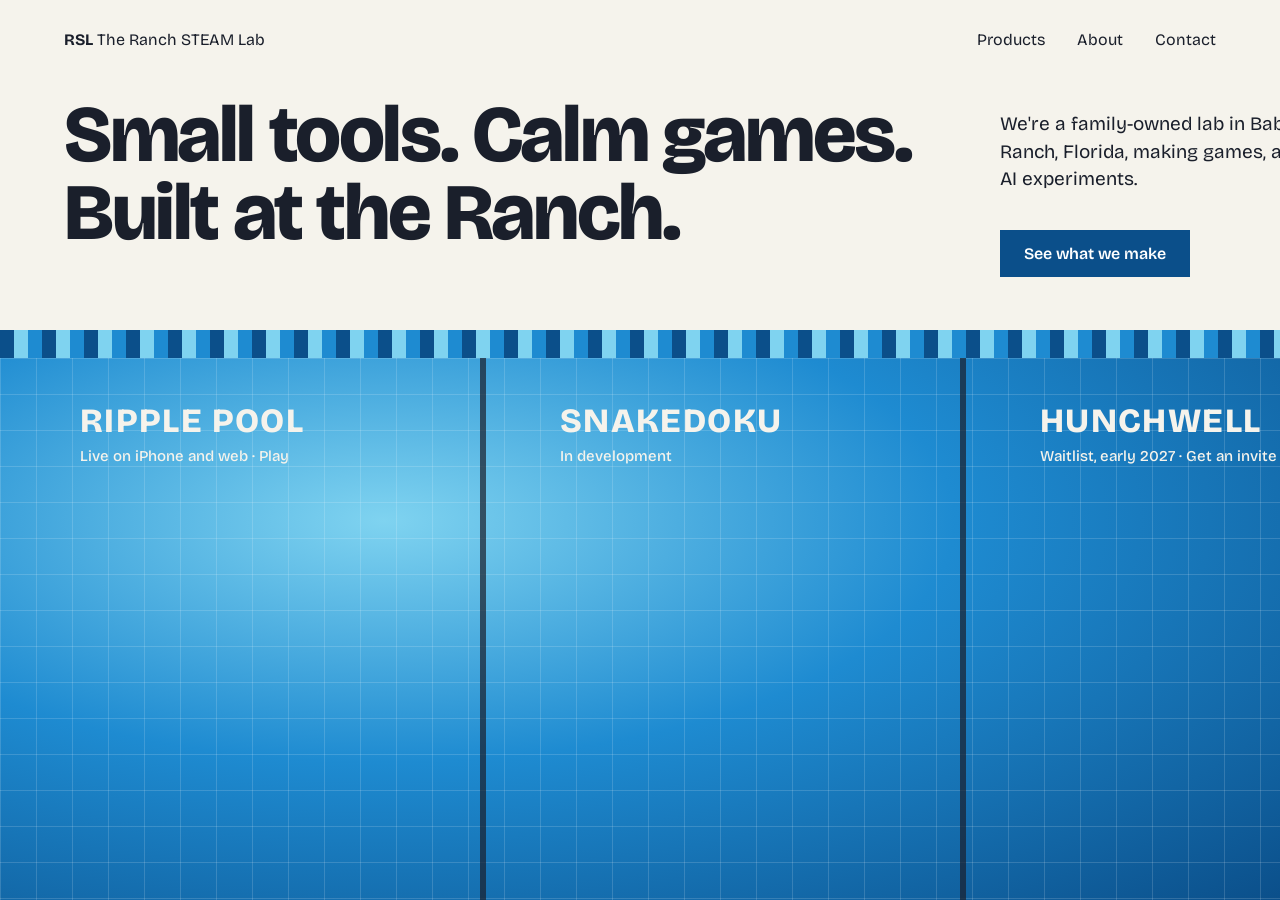
<file: .impeccable/mocks/decision/model-pick.html>
<!doctype html>
<html><head><meta charset="utf-8">
<link href="https://fonts.googleapis.com/css2?family=Bricolage+Grotesque:opsz,wght@12..96,500;12..96,800&display=swap" rel="stylesheet">
<style>
html,body{margin:0;width:1440px;height:900px;overflow:hidden;font-family:'Bricolage Grotesque',sans-serif;color:#1A1F2B;background:#F5F3EC}
.deck{position:absolute;left:0;right:0;top:0;height:330px;background:#F5F3EC}
.mosaic{position:absolute;left:0;right:0;top:330px;height:28px;background:repeating-linear-gradient(90deg,#0B4F8A 0 14px,#7FD3F0 14px 28px,#1E8BD1 28px 42px)}
.water{position:absolute;left:0;right:0;top:358px;bottom:0;background:radial-gradient(ellipse at 30% 30%,#7FD3F0 0,#1E8BD1 45%,#0B4F8A 100%)}
.grid{position:absolute;left:0;right:0;top:358px;bottom:0;background-image:linear-gradient(rgba(255,255,255,.15) 1px,transparent 1px),linear-gradient(90deg,rgba(255,255,255,.15) 1px,transparent 1px);background-size:36px 36px}
nav{position:absolute;top:30px;left:64px;right:64px;display:flex;justify-content:space-between;font-size:16px}
nav ul{display:flex;gap:32px;list-style:none;margin:0;padding:0}
h1{position:absolute;left:64px;top:96px;margin:0;font-size:80px;font-weight:800;letter-spacing:-.03em;line-height:.98;width:900px}
p{position:absolute;left:1000px;top:110px;width:360px;font-size:19px;line-height:1.45;margin:0}
a.cta{position:absolute;left:1000px;top:230px;background:#0B4F8A;color:#fff;padding:14px 24px;font-weight:600;text-decoration:none}
.lane{position:absolute;top:358px;bottom:0;width:6px;background:#1A1F2B;opacity:.7}
.mark{position:absolute;top:400px;color:#F5F3EC;font-weight:800;font-size:34px;letter-spacing:.04em}
.mark small{display:block;font-size:15px;font-weight:500;letter-spacing:0;margin-top:6px}
</style></head><body>
<div class="deck"></div><div class="mosaic"></div><div class="water"></div><div class="grid"></div>
<nav><span><b>RSL</b> The Ranch STEAM Lab</span><ul><li>Products</li><li>About</li><li>Contact</li></ul></nav>
<h1>Small tools. Calm games. Built at the Ranch.</h1>
<p>We're a family-owned lab in Babcock Ranch, Florida, making games, apps and AI experiments.</p>
<a class="cta">See what we make</a>
<div class="lane" style="left:480px"></div><div class="lane" style="left:960px"></div>
<div class="mark" style="left:80px">RIPPLE POOL<small>Live on iPhone and web · Play</small></div>
<div class="mark" style="left:560px">SNAKEDOKU<small>In development</small></div>
<div class="mark" style="left:1040px">HUNCHWELL<small>Waitlist, early 2027 · Get an invite</small></div>
</body></html>
</file>
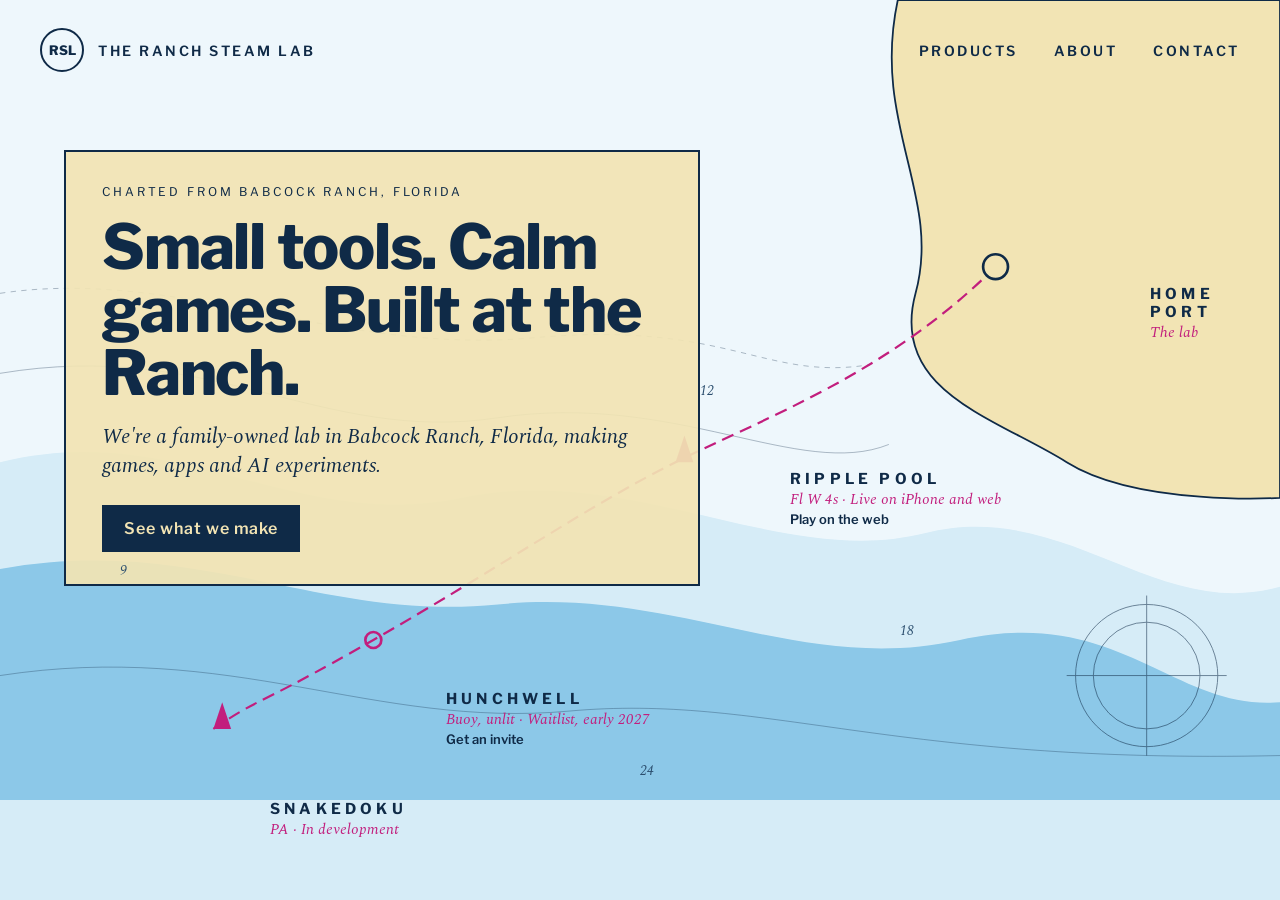
<file: .impeccable/mocks/decision/r0/assigned.html>
<!doctype html>
<html><head><meta charset="utf-8">
<link href="https://fonts.googleapis.com/css2?family=Libre+Franklin:wght@400;600;800&family=Spectral:ital,wght@1,400;1,600&display=swap" rel="stylesheet">
<style>
html,body{margin:0;width:1440px;height:900px;overflow:hidden;background:#D6ECF7;font-family:'Libre Franklin',sans-serif;color:#0F2A47}
.chart{position:absolute;inset:0}
nav{position:absolute;top:28px;left:40px;right:40px;display:flex;justify-content:space-between;align-items:center;font-size:14px;letter-spacing:.18em;text-transform:uppercase;font-weight:600}
nav .mark{display:flex;gap:14px;align-items:center}
nav .mono{width:40px;height:40px;border:2px solid #0F2A47;border-radius:50%;display:grid;place-items:center;font-weight:800;letter-spacing:0;font-size:13px}
nav ul{display:flex;gap:36px;list-style:none;margin:0;padding:0}
.title{position:absolute;left:64px;top:150px;width:560px;border:2px solid #0F2A47;background:rgba(242,228,180,.92);padding:32px 36px}
.title small{display:block;font-size:12px;letter-spacing:.24em;text-transform:uppercase}
.title h1{font-size:62px;line-height:1.02;margin:16px 0 18px;font-weight:800;letter-spacing:-.02em}
.title p{font-family:Spectral,serif;font-style:italic;font-size:21px;line-height:1.4;margin:0 0 24px}
.title a{display:inline-block;background:#0F2A47;color:#F2E4B4;padding:14px 22px;text-decoration:none;font-weight:600;letter-spacing:.06em}
.light{position:absolute;font-size:13px}
.light b{display:block;letter-spacing:.28em;font-size:15px}
.light i{font-family:Spectral,serif;font-size:15px;color:#C21E7D}
.light a{color:#0F2A47;font-weight:600}
.snd{position:absolute;font-family:Spectral,serif;font-style:italic;font-size:14px;color:#2b4e6e}
</style></head><body>
<svg class="chart" viewBox="0 0 1440 900" preserveAspectRatio="none">
 <rect width="1440" height="900" fill="#EEF7FC"/>
 <path d="M0 520 C200 470 330 600 520 560 S880 640 1040 600 1300 700 1440 660 L1440 900 0 900Z" fill="#D6ECF7"/>
 <path d="M0 640 C220 600 360 700 560 680 S900 760 1080 720 1320 800 1440 790 L1440 900 0 900Z" fill="#8CC8E8"/>
 <path d="M1010 0 C980 140 1060 220 1030 330 S1120 470 1200 520 1440 560 1440 560 L1440 0Z" fill="#F2E4B4" stroke="#0F2A47" stroke-width="2"/>
 <g fill="none" stroke="#0F2A47" stroke-opacity=".35" stroke-width="1">
  <path d="M0 420 C240 380 360 500 560 470 S900 540 1000 500"/>
  <path d="M0 330 C200 300 380 400 600 380 S860 430 980 410" stroke-dasharray="6 6"/>
  <path d="M0 760 C260 720 420 820 640 800 S1000 860 1440 850"/>
 </g>
 <path d="M1120 300 C1000 420 860 470 760 520 S560 640 420 720 300 780 240 820" fill="none" stroke="#C21E7D" stroke-width="2.5" stroke-dasharray="14 8"/>
 <circle cx="1120" cy="300" r="14" fill="#F2E4B4" stroke="#0F2A47" stroke-width="3"/>
 <g fill="#C21E7D"><path d="M760 520 l10 -30 10 30z"/><circle cx="420" cy="720" r="9" fill="none" stroke="#C21E7D" stroke-width="3"/><path d="M240 820 l10 -30 10 30z"/></g>
 <g stroke="#0F2A47" stroke-width="1" fill="none" opacity=".6"><circle cx="1290" cy="760" r="80"/><circle cx="1290" cy="760" r="60"/><path d="M1290 670 v180 M1200 760 h180"/></g>
</svg>
<nav><div class="mark"><span class="mono">RSL</span>The Ranch STEAM Lab</div><ul><li>Products</li><li>About</li><li>Contact</li></ul></nav>
<div class="title"><small>Charted from Babcock Ranch, Florida</small><h1>Small tools. Calm games. Built at the Ranch.</h1><p>We're a family-owned lab in Babcock Ranch, Florida, making games, apps and AI experiments.</p><a>See what we make</a></div>
<div class="light" style="left:790px;top:470px"><b>RIPPLE POOL</b><i>Fl W 4s · Live on iPhone and web</i><br><a>Play on the web</a></div>
<div class="light" style="left:446px;top:690px"><b>HUNCHWELL</b><i>Buoy, unlit · Waitlist, early 2027</i><br><a>Get an invite</a></div>
<div class="light" style="left:270px;top:800px"><b>SNAKEDOKU</b><i>PA · In development</i></div>
<div class="snd" style="left:700px;top:380px">12</div><div class="snd" style="left:900px;top:620px">18</div><div class="snd" style="left:640px;top:760px">24</div><div class="snd" style="left:120px;top:560px">9</div>
<div class="light" style="left:1150px;top:285px"><b>HOME PORT</b><i>The lab</i></div>
</body></html>
</file>
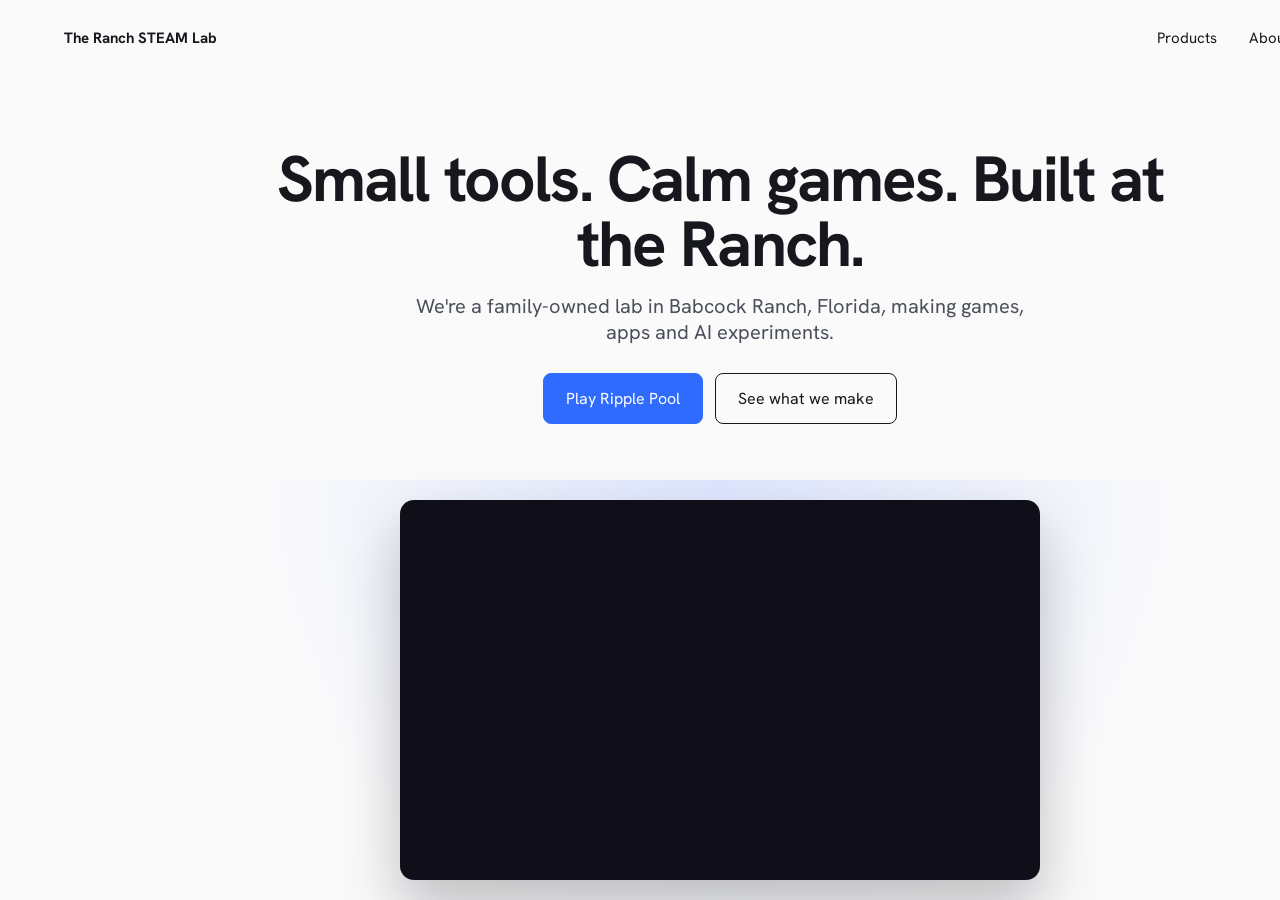
<file: .impeccable/mocks/decision/r0/challenger-claim-proof.html>
<!doctype html>
<html><head><meta charset="utf-8">
<link href="https://fonts.googleapis.com/css2?family=Hanken+Grotesk:wght@400;600;800&display=swap" rel="stylesheet">
<style>
html,body{margin:0;width:1440px;height:900px;overflow:hidden;background:#FAFAFB;font-family:'Hanken Grotesk',sans-serif;color:#16181D}
nav{display:flex;justify-content:space-between;padding:28px 64px;font-size:15px}
nav ul{display:flex;gap:32px;list-style:none;margin:0;padding:0}
h1{text-align:center;font-size:64px;letter-spacing:-.03em;margin:70px auto 16px;width:900px;line-height:1.02}
p{text-align:center;font-size:20px;color:#4a4f5a;margin:0 auto 28px;width:640px}
.ctas{display:flex;gap:12px;justify-content:center}
.ctas a{padding:14px 22px;border:1px solid #16181D;text-decoration:none;color:#16181D;border-radius:8px}
.ctas a.p{background:#2F6BFF;color:#fff;border-color:#2F6BFF}
.shot{margin:56px auto 0;width:1040px;height:420px;border-radius:16px;background:radial-gradient(circle at 50% 0,#dfe7ff,#FAFAFB 70%);display:grid;place-items:center}
.shot div{width:640px;height:380px;border-radius:14px;background:#100f19;box-shadow:0 30px 60px rgba(16,15,25,.25)}
</style></head><body>
<nav><b>The Ranch STEAM Lab</b><ul><li>Products</li><li>About</li><li>Contact</li></ul></nav>
<h1>Small tools. Calm games. Built at the Ranch.</h1>
<p>We're a family-owned lab in Babcock Ranch, Florida, making games, apps and AI experiments.</p>
<div class="ctas"><a class="p">Play Ripple Pool</a><a>See what we make</a></div>
<div class="shot"><div></div></div>
</body></html>
</file>
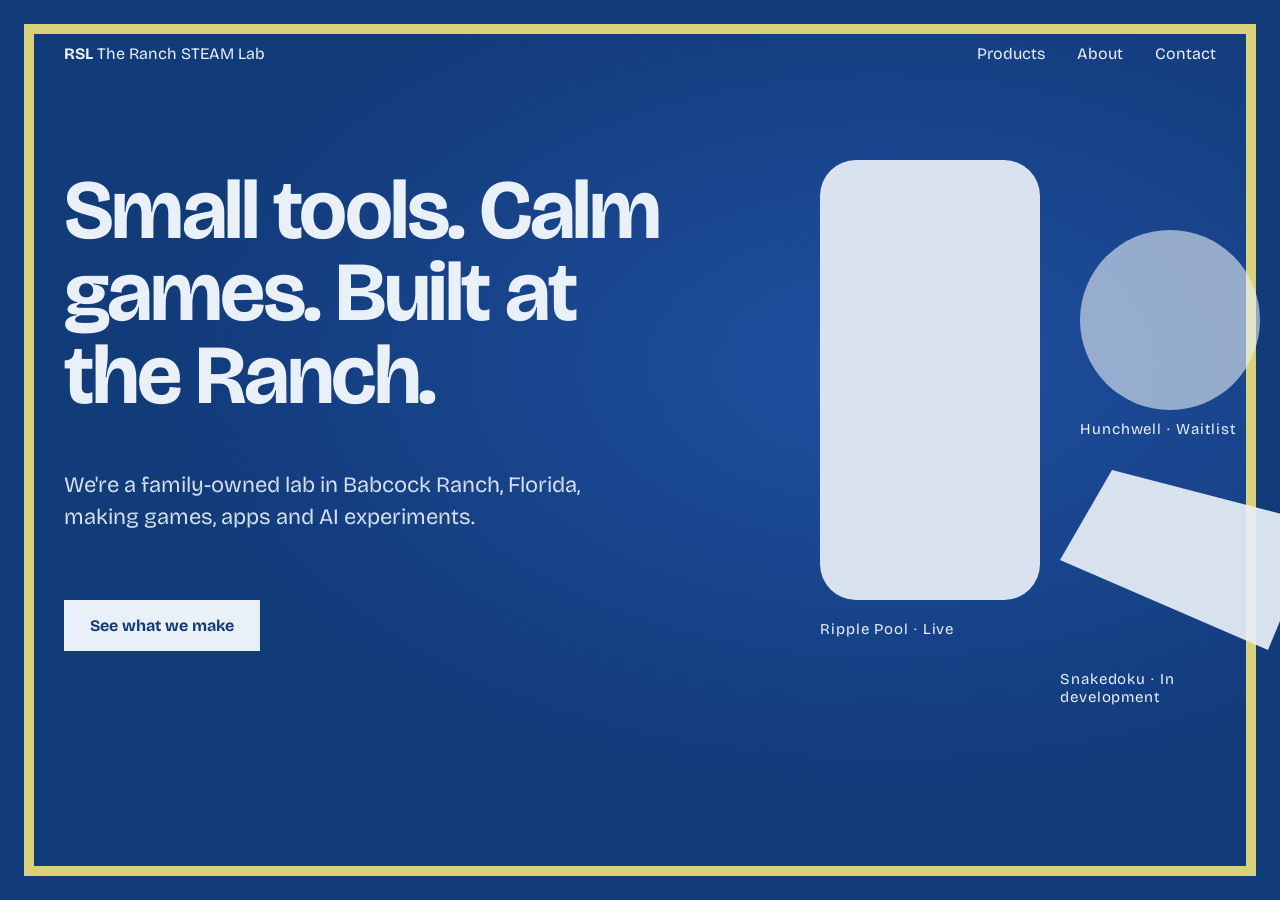
<file: .impeccable/mocks/decision/r0/model-pick.html>
<!doctype html>
<html><head><meta charset="utf-8">
<link href="https://fonts.googleapis.com/css2?family=Bricolage+Grotesque:opsz,wght@12..96,400;12..96,700&display=swap" rel="stylesheet">
<style>
html,body{margin:0;width:1440px;height:900px;overflow:hidden;font-family:'Bricolage Grotesque',sans-serif;color:#E9F0F7;background:#123B7A}
.sheet{position:absolute;inset:24px;background:radial-gradient(ellipse at 70% 40%,#1F4FA0 0,#123B7A 60%);border:10px solid #D9D27A}
nav{position:absolute;top:44px;left:64px;right:64px;display:flex;justify-content:space-between;font-size:16px}
nav ul{display:flex;gap:32px;list-style:none;margin:0;padding:0}
h1{position:absolute;left:64px;top:170px;width:640px;font-size:84px;line-height:.98;margin:0;font-weight:700;letter-spacing:-.03em}
p{position:absolute;left:64px;top:470px;width:520px;font-size:22px;line-height:1.45;margin:0;opacity:.9}
a.cta{position:absolute;left:64px;top:600px;background:#E9F0F7;color:#123B7A;padding:16px 26px;font-weight:700;text-decoration:none}
.sil{position:absolute;background:#E9F0F7;opacity:.92}
.cap{position:absolute;font-size:15px;letter-spacing:.06em}
</style></head><body>
<div class="sheet"></div>
<nav><span><b>RSL</b> The Ranch STEAM Lab</span><ul><li>Products</li><li>About</li><li>Contact</li></ul></nav>
<h1>Small tools. Calm games. Built at the Ranch.</h1>
<p>We're a family-owned lab in Babcock Ranch, Florida, making games, apps and AI experiments.</p>
<a class="cta">See what we make</a>
<div class="sil" style="left:820px;top:160px;width:220px;height:440px;border-radius:36px"></div>
<div class="sil" style="left:1080px;top:230px;width:180px;height:180px;border-radius:50%;opacity:.6"></div>
<div class="sil" style="left:1060px;top:470px;width:260px;height:180px;clip-path:polygon(0 50%,20% 0,100% 30%,80% 100%)"></div>
<div class="cap" style="left:820px;top:620px">Ripple Pool · Live</div>
<div class="cap" style="left:1080px;top:420px">Hunchwell · Waitlist</div>
<div class="cap" style="left:1060px;top:670px">Snakedoku · In development</div>
</body></html>
</file>
<file: styles.css>
/* The Ranch STEAM Lab — Solar Field */

:root {
  --sky: #CDE8FA;
  --sky-line: #A7D2F2;
  --ground: #EEF6FC;
  --ink: #0B1E3F;
  --ink-soft: #2C4468;
  --navy: #0E2A5C;
  --cell: #1F4E9C;
  --monitor: #0B1E3F;
  --monitor-ink: #E6F2FC;
  --monitor-soft: #9DB9DC;
  --sun: #FFC93C;
  --sun-halo: #FDE7A6;
  --field: #7F9C8A;
  --trees: #3B6066;
  --focus: #0E2A5C;

  --font-display: "Bricolage Grotesque", "Hanken Grotesk", system-ui, sans-serif;
  --font-body: "Hanken Grotesk", system-ui, -apple-system, "Segoe UI", sans-serif;

  --gutter: clamp(16px, 4vw, 56px);
  --max: 1320px;
  --space-1: 0.5rem;
  --space-2: 1rem;
  --space-3: 1.5rem;
  --space-4: 2.5rem;
  --space-5: 4rem;
  --space-6: clamp(4.5rem, 9vw, 8rem);

  --ease-out: cubic-bezier(0.16, 1, 0.3, 1);
  color-scheme: light;
}

@media (prefers-color-scheme: dark) {
  :root {
    --sky: #0F2448;
    --sky-line: #1C3A6A;
    --ground: #0A1A36;
    --ink: #E6F2FC;
    --ink-soft: #A9C3E3;
    --navy: #E6F2FC;
    --monitor: #061127;
    --monitor-ink: #E6F2FC;
    --monitor-soft: #8FAAD0;
    --sun-halo: #2A4675;
    --field: #1E302F;
    --trees: #0B1A26;
    --focus: #FFC93C;
    color-scheme: dark;
  }
}

*, *::before, *::after { box-sizing: border-box; }

html { scroll-behavior: smooth; -webkit-text-size-adjust: 100%; }
@media (prefers-reduced-motion: reduce) { html { scroll-behavior: auto; } }

body {
  margin: 0;
  background: var(--ground);
  color: var(--ink);
  font-family: var(--font-body);
  font-size: 1.0625rem;
  line-height: 1.55;
  -webkit-font-smoothing: antialiased;
  text-rendering: optimizeLegibility;
}

img, svg, canvas { display: block; max-width: 100%; }

::selection { background: var(--sun); color: #0B1E3F; }

a { color: inherit; text-underline-offset: 0.22em; text-decoration-thickness: 1px; }
a:hover { text-decoration-thickness: 2px; }

:focus-visible { outline: 3px solid var(--focus); outline-offset: 3px; border-radius: 2px; }

html { scrollbar-color: var(--cell) var(--ground); }

.wrap { width: min(100% - 2 * var(--gutter), var(--max)); margin-inline: auto; }

.skip {
  position: absolute; left: var(--gutter); top: -4rem; z-index: 10;
  background: var(--sun); color: #0B1E3F; padding: 0.6rem 1rem; font-weight: 600;
}
.skip:focus { top: 1rem; }

/* ---------- Hero ---------- */

.hero {
  position: relative;
  display: grid;
  grid-template-rows: auto auto 1fr auto;
  min-height: 100svh;
  background: var(--sky);
  overflow: hidden;
  isolation: isolate;
}

.masthead {
  display: flex; align-items: center; justify-content: space-between; gap: var(--space-2);
  padding-block: clamp(1rem, 2.4vw, 1.75rem);
  position: relative; z-index: 2;
}

.brand { display: inline-flex; align-items: center; gap: 0.75rem; text-decoration: none; font-weight: 600; }
.brand-mark { width: 56px; height: auto; }
.brand-name { font-family: var(--font-display); font-weight: 800; font-size: 1.125rem; letter-spacing: -0.01em; }

.nav { display: flex; gap: clamp(1rem, 3vw, 2.25rem); list-style: none; margin: 0; padding: 0; font-weight: 500; }
.nav a { text-decoration: none; padding-block: 0.4rem; }
.nav a:hover { text-decoration: underline; }

@media (prefers-color-scheme: dark) {
  .brand-mark { content: url("assets/rsl-mark-light.svg"); }
}

.sky {
  position: relative; z-index: 1;
  display: grid;
  grid-template-columns: minmax(0, 1fr);
  align-items: end;
  gap: var(--space-4);
  padding-block: clamp(1.5rem, 5vh, 3.5rem) clamp(1.5rem, 4vh, 3rem);
}

.sun {
  position: absolute; z-index: -1;
  width: clamp(56px, 7vw, 104px); aspect-ratio: 1; border-radius: 50%;
  background: var(--sun);
  box-shadow: 0 0 0 clamp(10px, 1.4vw, 18px) var(--sun-halo);
  left: 0; top: 0;
  transform: translate(var(--sun-x, 82vw), var(--sun-y, 0px));
  will-change: transform;
}

.headline {
  margin: 0;
  font-family: var(--font-display);
  font-weight: 800;
  font-size: clamp(2.6rem, min(6.4vw, 8.5svh), 5.75rem);
  line-height: 0.95;
  letter-spacing: -0.035em;
  color: var(--navy);
}
.headline span { display: block; }

.intro { max-width: 46ch; margin: clamp(1rem, 2.4svh, 1.75rem) 0 clamp(1.25rem, 3svh, 2rem); font-size: clamp(1.0625rem, 1.3vw, 1.25rem); color: var(--ink-soft); }

.visually-hidden {
  position: absolute; width: 1px; height: 1px; margin: -1px; padding: 0;
  overflow: hidden; clip: rect(0 0 0 0); white-space: nowrap; border: 0;
}

.button {
  display: inline-flex; align-items: center; gap: 0.6rem;
  min-height: 48px; padding: 0.8rem 1.4rem;
  background: var(--monitor); color: var(--monitor-ink);
  font-weight: 600; text-decoration: none;
  transition: background-color 200ms var(--ease-out), transform 200ms var(--ease-out);
}
.button::after {
  content: ""; width: 0.55em; height: 0.55em;
  border-top: 2px solid currentColor; border-right: 2px solid currentColor;
  transform: rotate(45deg); margin-left: 0.1rem;
}
.button[href^="#"]::after { transform: rotate(135deg); margin-top: -0.25em; }
.button:hover { background: var(--cell); text-decoration: none; }
.button:active { transform: translateY(1px); }
@media (prefers-color-scheme: dark) {
  .button { background: #2E64C2; color: #FFFFFF; }
  .button:hover { background: #3D74D4; }
}

/* Dark bands carry their own focus colour so the ring stays visible */
.monitor, .footer { --focus: var(--monitor-ink); }
.product { --focus: var(--p-ink); }

/* Field: the canvas array */

.field {
  position: relative;
  min-height: clamp(220px, 32svh, 420px);
  /* the grass shows between panel rows; the sky continues behind the treeline */
  background: linear-gradient(var(--sky) 0 6%, var(--field) 6%);
}
.array { position: absolute; inset: 0; width: 100%; height: 100%; }

/* Monitor strip */

.monitor { background: var(--monitor); color: var(--monitor-ink); position: relative; z-index: 2; }
.monitor-list {
  list-style: none; margin-block: 0; padding: 0;
  display: grid; grid-template-columns: repeat(3, minmax(0, 1fr));
}
.reading {
  display: grid;
  grid-template-columns: auto 1fr;
  grid-template-areas: "lamp name" ". status" ". link";
  column-gap: 0.75rem; row-gap: 0.15rem;
  align-content: start;
  padding: 1.1rem clamp(0.75rem, 2vw, 1.75rem) 1.25rem;
  border-left: 1px solid rgba(157, 185, 220, 0.25);
}
.reading:first-child { border-left: 0; padding-left: 0; }
.reading .lamp { grid-area: lamp; align-self: center; }
.reading-name { grid-area: name; font-family: var(--font-display); font-weight: 800; font-size: 1.25rem; letter-spacing: -0.01em; }
.reading-status { grid-area: status; color: var(--monitor-soft); font-size: 0.95rem; }
.reading-link { grid-area: link; justify-self: start; font-weight: 600; color: var(--monitor-ink); text-decoration-color: var(--monitor-soft); margin-top: 0.35rem; min-height: 24px; }
.reading-link:hover { text-decoration-color: currentColor; }

/* Status lamps: shape carries the state, colour only supports it */
.lamp { display: inline-block; width: 12px; height: 12px; border-radius: 50%; flex: none; }
[data-state="live"] .lamp { background: var(--sun); box-shadow: 0 0 0 4px rgba(255, 201, 60, 0.22); }
/* The live lamp reads like an inverter that is generating */
@media (prefers-reduced-motion: no-preference) {
  .monitor [data-state="live"] .lamp { animation: generating 2.4s var(--ease-out) infinite; }
}
@keyframes generating {
  0% { box-shadow: 0 0 0 0 rgba(255, 201, 60, 0.5); }
  70%, 100% { box-shadow: 0 0 0 10px rgba(255, 201, 60, 0); }
}
[data-state="wait"] .lamp { background: conic-gradient(currentColor 0 50%, transparent 0); border: 2px solid currentColor; }
[data-state="dev"] .lamp { border: 2px dashed currentColor; }

@media (max-width: 860px) {
  .sky { grid-template-columns: 1fr; gap: var(--space-3); }
  .monitor-list { grid-template-columns: 1fr; }
  .reading { border-left: 0; border-top: 1px solid rgba(157, 185, 220, 0.25); padding-inline: 0; padding-block: 0.9rem; }
  .reading:first-child { border-top: 0; }
  .reading { grid-template-areas: "lamp name link" ". status status"; grid-template-columns: auto 1fr auto; }
  .reading-link { margin-top: 0; align-self: center; }
}

@media (max-width: 560px) {
  .brand-name { font-size: 1rem; }
  .brand-mark { width: 44px; }
  .nav { gap: 0.9rem; font-size: 0.95rem; }
  .field { min-height: 34svh; }
}
@media (max-width: 400px) {
  .brand-name { display: none; }
}

/* ---------- Sections ---------- */

.section-title {
  font-family: var(--font-display); font-weight: 800;
  font-size: clamp(2rem, 4.2vw, 3.5rem); line-height: 1; letter-spacing: -0.03em;
  margin: 0 0 var(--space-4);
  text-wrap: balance;
}

.products { position: relative; }

.product { background: var(--p-bg); color: var(--p-ink); }
.product-grid {
  display: grid; grid-template-columns: minmax(0, 1fr) minmax(0, 1.1fr);
  align-items: center; gap: clamp(2rem, 6vw, 6rem);
  padding-block: clamp(3rem, 7vw, 6rem);
}
.product-flip .product-copy { order: 2; }
.product-name {
  font-family: var(--font-display); font-weight: 800;
  font-size: clamp(2.5rem, 6vw, 5rem); line-height: 0.95; letter-spacing: -0.035em;
  margin: 0 0 var(--space-3);
}
.product-pitch { font-size: clamp(1.125rem, 1.6vw, 1.375rem); max-width: 30ch; margin: 0 0 var(--space-3); color: var(--p-ink); }
.product-status { display: flex; align-items: center; gap: 0.6rem; color: var(--p-soft); margin: 0 0 var(--space-4); font-weight: 500; }
.product-status .lamp { color: var(--p-accent); }
.product-status[data-state="live"] .lamp { background: var(--p-accent); box-shadow: 0 0 0 4px color-mix(in srgb, var(--p-accent) 25%, transparent); }
.product-actions { display: flex; flex-wrap: wrap; align-items: center; gap: var(--space-2) var(--space-3); margin: 0; }
/* Every action button wears the lab's blue, whatever band it sits on */
.button-product { background: #8EC1FF; color: #0B1E3F; }
.button-product:hover { background: #B9D9FF; }
.text-link { color: var(--p-ink); font-weight: 600; min-height: 24px; }

.product-media { margin: 0; perspective: 1000px; }

/* Each image is a solar panel: an aluminium frame with a glint of sun
   travelling around it, tilting toward the cursor like a tracker. */
@property --glint {
  syntax: "<angle>";
  inherits: false;
  initial-value: 0deg;
}
.panel {
  --frame: 8px;
  --rx: 0deg;
  --ry: 0deg;
  --mx: 50%;
  --my: 30%;
  position: relative;
  display: block;
  padding: var(--frame);
  background: color-mix(in srgb, var(--p-bg) 70%, #000);
  box-shadow:
    inset 0 0 0 1px rgba(188, 211, 240, 0.28),
    0 2px 0 rgba(255, 255, 255, 0.05),
    0 28px 56px -18px rgba(3, 10, 28, 0.7);
  transform: rotateX(var(--rx)) rotateY(var(--ry));
  transform-style: preserve-3d;
  transition: transform 600ms var(--ease-out), box-shadow 600ms var(--ease-out);
}
.panel img { width: 100%; height: auto; position: relative; }

/* the travelling glint, drawn only in the frame ring */
.panel::before {
  content: "";
  position: absolute; inset: 0;
  padding: var(--frame);
  border-radius: inherit;
  background: conic-gradient(
    from var(--glint),
    transparent 0deg 250deg,
    rgba(142, 193, 255, 0.55) 300deg,
    #FFFFFF 330deg,
    rgba(255, 201, 60, 0.9) 338deg,
    rgba(142, 193, 255, 0.4) 350deg,
    transparent 360deg
  );
  -webkit-mask: linear-gradient(#000 0 0) content-box, linear-gradient(#000 0 0);
  -webkit-mask-composite: xor;
  mask: linear-gradient(#000 0 0) content-box exclude, linear-gradient(#000 0 0);
  animation: glint-orbit 7s linear infinite;
  filter: drop-shadow(0 0 6px rgba(142, 193, 255, 0.9)) drop-shadow(0 0 14px rgba(230, 242, 252, 0.45));
  pointer-events: none;
}
.product:nth-child(3) .panel::before { animation-delay: -2.3s; }
.product:nth-child(4) .panel::before { animation-delay: -4.6s; }
@keyframes glint-orbit { to { --glint: 360deg; } }

/* sunlight sheen that follows the cursor across the glass */
.panel-sheen {
  position: absolute; inset: var(--frame);
  border-radius: inherit;
  background: radial-gradient(circle at var(--mx) var(--my), rgba(230, 242, 252, 0.35), rgba(230, 242, 252, 0) 45%);
  mix-blend-mode: screen;
  opacity: 0;
  transition: opacity 400ms var(--ease-out);
  pointer-events: none;
}
.panel.is-tracking { box-shadow: inset 0 0 0 1px rgba(188, 211, 240, 0.45), 0 2px 0 rgba(255, 255, 255, 0.05), 0 40px 70px -20px rgba(3, 10, 28, 0.8); transition: transform 120ms linear, box-shadow 400ms var(--ease-out); }
.panel.is-tracking .panel-sheen { opacity: 1; }

#ripple-pool .panel { max-width: 540px; margin-inline: auto; border-radius: 50%; }
#ripple-pool .panel img { border-radius: 50%; }

@media (prefers-reduced-motion: reduce) {
  .panel::before { animation: none; --glint: 140deg; }
  .panel { transform: none; }
}

@media (max-width: 860px) {
  .product-grid { grid-template-columns: 1fr; }
  .product-flip .product-copy { order: 0; }
  .product-media { order: -1; }
}

/* Reveal: content is visible by default; only scripted pages hide it first */
.js .product-media { clip-path: inset(-80px -80px -80px -80px); transition: clip-path 900ms var(--ease-out), transform 900ms var(--ease-out); }
.js .product:not(.is-in) .product-media { clip-path: inset(0 0 100% 0); transform: translateY(24px); }
@media (prefers-reduced-motion: reduce) {
  .js .product:not(.is-in) .product-media { clip-path: none; transform: none; }
}

.about { padding-block: var(--space-6); background: var(--sky); }
.about-grid { display: grid; grid-template-columns: minmax(0, 1fr) minmax(0, 1fr); gap: var(--space-3) clamp(2rem, 6vw, 6rem); }
.about-grid .section-title { grid-column: 1 / -1; max-width: 16ch; color: var(--navy); }
.about-copy p { margin: 0 0 var(--space-2); font-size: clamp(1.125rem, 1.5vw, 1.3125rem); max-width: 38ch; }
.facts { margin: 0; display: grid; gap: 0; align-self: start; border-top: 2px solid var(--navy); }
.facts div { display: grid; grid-template-columns: 9rem 1fr; gap: var(--space-2); padding-block: 0.9rem; border-bottom: 1px solid var(--sky-line); }
.facts dt { font-weight: 600; color: var(--ink-soft); }
.facts dd { margin: 0; font-weight: 500; }
@media (max-width: 860px) {
  .about-grid { grid-template-columns: 1fr; }
  .facts div { grid-template-columns: 7.5rem 1fr; }
}

.contact { padding-block: var(--space-6) var(--space-5); }
.contact .section-title { margin-bottom: var(--space-2); }
.contact-note { margin: 0 0 var(--space-3); font-size: 1.25rem; color: var(--ink-soft); max-width: 40ch; }
.contact-email {
  display: inline-block;
  font-weight: 600;
  font-size: clamp(1.125rem, 1.5vw, 1.3125rem); line-height: 1.4;
  color: var(--cell);
  text-decoration-thickness: 2px; text-underline-offset: 0.22em;
  overflow-wrap: anywhere;
}
.contact-email:hover { color: var(--navy); }
@media (prefers-color-scheme: dark) { .contact-email { color: #8EC1FF; } }

.footer { background: var(--monitor); color: var(--monitor-ink); }
.footer-row { display: flex; align-items: center; gap: var(--space-3); padding-block: var(--space-4); flex-wrap: wrap; }
.footer-row p { margin: 0; margin-right: auto; color: var(--monitor-soft); }
.footer-mark { width: 64px; height: auto; }
.footer a { font-weight: 600; min-height: 24px; display: inline-flex; align-items: center; }

/* ---------- Privacy page ---------- */

.doc-head { background: var(--sky); }
.doc-head .masthead { padding-block: 1.25rem; }
.doc { padding-block: var(--space-5) var(--space-6); }
.doc h1 { font-family: var(--font-display); font-weight: 800; font-size: clamp(2.25rem, 5vw, 3.75rem); letter-spacing: -0.03em; line-height: 1; margin: 0 0 var(--space-2); color: var(--navy); }
.doc .updated { color: var(--ink-soft); margin: 0 0 var(--space-4); }
.doc h2 { font-family: var(--font-display); font-weight: 800; font-size: 1.5rem; margin: var(--space-4) 0 var(--space-1); letter-spacing: -0.01em; }
.doc p, .doc li { max-width: 68ch; }
.doc ul { padding-left: 1.2rem; }
</file>
